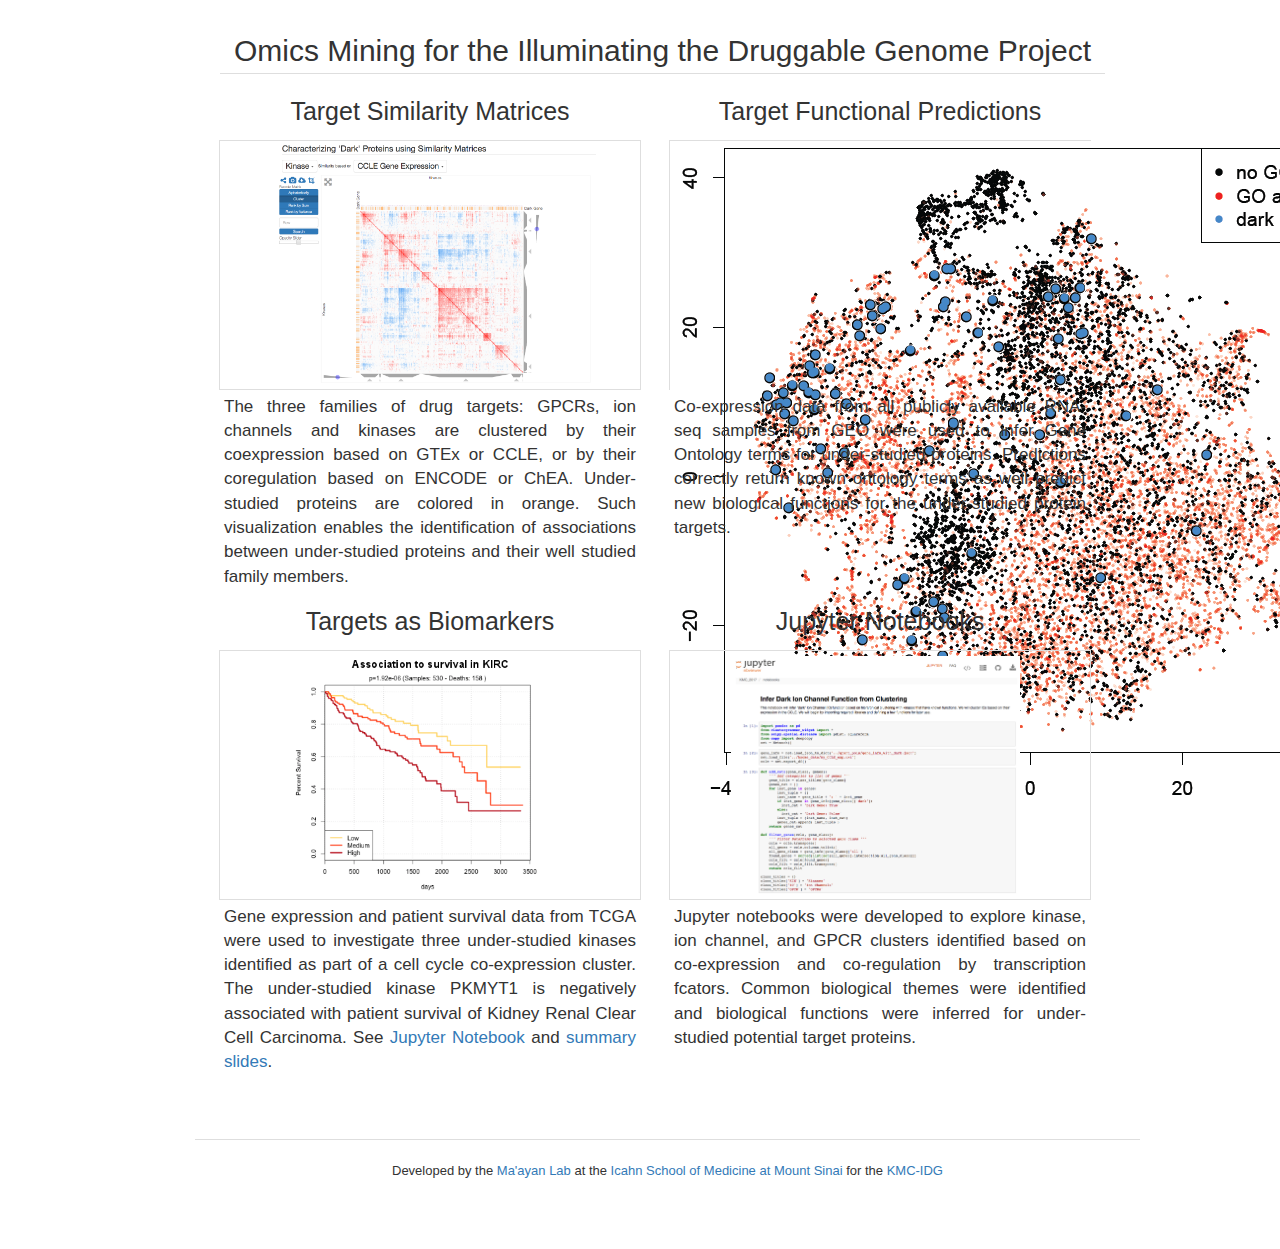
<file: index.html>
<!DOCTYPE html>
<html lang="en">

<head>

    <meta charset="utf-8">
    <meta http-equiv="X-UA-Compatible" content="IE=edge">
    <meta name="viewport" content="width=device-width, initial-scale=1">
    <meta name="description" content="">
    <meta name="author" content="">

    <title>Omics Mining IDG</title>
    <link href="lib/css/bootstrap.css" rel="stylesheet">
    <link rel="stylesheet" href="css/custom_index.css">


</head>

<body ">

  <!-- Wrap all page content here -->
  <div id="wrap">

    <!-- main container - required -->
    <div id='main_container'>

      <!-- start example row -->
      <div id='homepage_examples'>

        <div class='container'>

          <div class='row'>
            <p id='example_title'>Omics Mining for the Illuminating the Druggable Genome Project</p>
          </div>

          <div class='row' >

              <div class='col-xs-6 example_col'>
                <p class='example_single_title'>Target Similarity Matrices</p>
                <a href='similarity_matrices.html'>
                  <div class='example_image_container'>
                    <img id='app_screenshot' src="img/app_screenshot.png">
                  </div>
                </a>
                <p class='example_single_description'>The three families of drug targets: GPCRs, ion channels and kinases are clustered by their coexpression based on GTEx or CCLE, or by their coregulation based on ENCODE or ChEA. Under-studied proteins are colored in orange. Such visualization enables the identification of associations between under-studied proteins and their well studied family members.</p>
              </div>


            <div class='col-xs-6 example_col'>
              <p class='example_single_title'>Target Functional Predictions</p>
              <a href='functional_predictions/gopredict.html'>
                <div class='example_image_container'>
                    <img id='alex_image' src="img/figure-from-alex-for-landing-page.png" >
                </div>
              </a>
              <p class='example_single_description'>Co-expression data from all publicly available RNA-seq samples from GEO were used to infer Gene Ontology terms for under-studied proteins. Predictions correctly return known ontology terms as well predict new biological functions for the under-studied protein targets.</p>
            </div>

        </div>

        </div>

        <div class='container'>

          <div class='row' >

            <div class='col-xs-6 example_col'>
              <p class='example_single_title'>Targets as Biomarkers</p>

              <a href='https://drive.google.com/file/d/0B46LT_Hxo_TtdE1OeUpoTFhiTkk/view'>
                <div class='example_image_container'>
                  <img class='TCGA' id='' src="img/TCGA_analysis.png" >
                </div>
              </a>

              <p class='example_single_description'>Gene expression and patient survival data from TCGA were used to investigate three under-studied kinases identified as part of a cell cycle co-expression cluster. The under-studied kinase PKMYT1 is negatively associated with patient survival of Kidney Renal Clear Cell Carcinoma. See <a href="http://nbviewer.jupyter.org/github/MaayanLab/KMC_2017/blob/master/notebooks/TCGA_analysis.ipynb">Jupyter Notebook</a> and <a href="https://drive.google.com/file/d/0B46LT_Hxo_TtdE1OeUpoTFhiTkk/view" target=_blank>summary slides</a>.
            </div>

            <div class='col-xs-6 example_col'>
              <p class='example_single_title'>Jupyter Notebooks</p>
              <a href='jupyter_notebooks.html'>
                <div class='example_image_container'>
                  <img id='notebook_image' src="img/new_notebook_image.png">
                </div>
              </a>
              <p class='example_single_description'>Jupyter notebooks were developed to explore kinase, ion channel, and GPCR clusters identified based on co-expression and co-regulation by transcription fcators. Common biological themes were identified and biological functions were inferred for under-studied potential target proteins.</p>
            </div>


          </div>

        </div>

    </div>

  <div id='footer'>
    <div class="row" >
      <div id='footer_text_container' class="col-xs-12 footer_section">
        <div class=" footer_text">Developed by the <a class='blue_links' target="_blank"  href="http://icahn.mssm.edu/research/labs/maayan-laboratory">Ma'ayan Lab</a> at the <a class='blue_links' target="_blank"   href="http://icahn.mssm.edu/">Icahn School of Medicine at Mount Sinai</a>  for the <a target="_blank" href="http://commonfund.nih.gov/idg/overview">KMC-IDG</a>  </div>

      </div>
    </div>
  </div>


  </div>

</body>
</file>
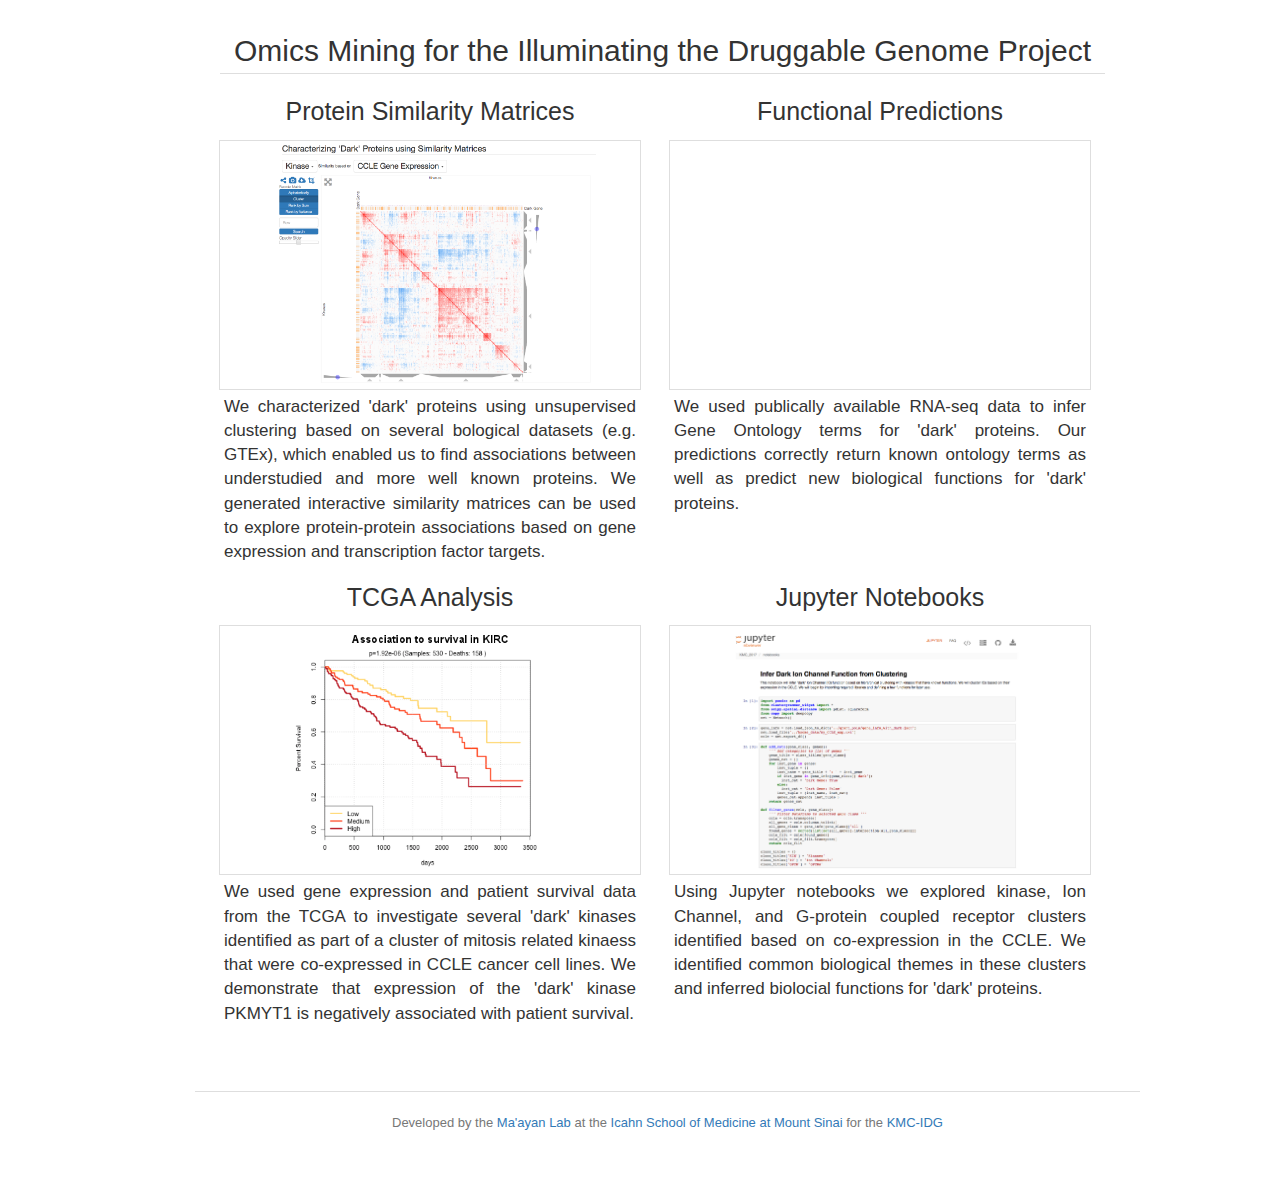
<file: landing_page.html>
<!DOCTYPE html>
<html lang="en">

<head>

    <meta charset="utf-8">
    <meta http-equiv="X-UA-Compatible" content="IE=edge">
    <meta name="viewport" content="width=device-width, initial-scale=1">
    <meta name="description" content="">
    <meta name="author" content="">

    <title>Omics Mining IDG</title>
    <link href="lib/css/bootstrap.css" rel="stylesheet">
    <link rel="stylesheet" href="css/custom_index.css">


</head>

<body ">

  <!-- Wrap all page content here -->
  <div id="wrap">

    <!-- main container - required -->
    <div id='main_container'>

      <!-- start example row -->
      <div id='homepage_examples'>

        <div class='container'>

          <div class='row'>
            <p id='example_title'>Omics Mining for the Illuminating the Druggable Genome Project</p>
          </div>

          <div class='row' >

              <div class='col-xs-6 example_col'>
                <p class='example_single_title'>Protein Similarity Matrices</p>
                <a href='https://maayanlab.github.io/KMC_2017-dev' target='_blank'>
                  <div class='example_image_container'>
                    <img id='app_screenshot' src="img/app_screenshot.png">
                  </div>
                </a>
                <p class='example_single_description'>We characterized 'dark' proteins using unsupervised clustering based on several bological datasets (e.g. GTEx), which enabled us to find associations between understudied and more well known proteins. We generated interactive similarity matrices can be used to explore protein-protein associations based on gene expression and transcription factor targets.</p>
              </div>




            <div class='col-xs-6 example_col'>
              <p class='example_single_title'>Functional Predictions</p>
              <!-- <a href='#' target='_blank' > -->
                <div class='example_image_container'>
                    <!-- <img id='CCLE_image' src="static/img/GEN3VA_no_sidebar_small.png" > -->
                </div>
              <!-- </a> -->
              <p class='example_single_description'>We used publically available RNA-seq data to infer Gene Ontology terms for 'dark' proteins. Our predictions correctly return known ontology terms as well as predict new biological functions for 'dark' proteins. </p>
            </div>

        </div>

        </div>

        <div class='container'>

          <div class='row' >

              <div class='col-xs-6 example_col'>
                <p class='example_single_title'>TCGA Analysis</p>

                <a href='https://drive.google.com/file/d/0B46LT_Hxo_TtdE1OeUpoTFhiTkk/view' target='_blank'>
                  <div class='example_image_container'>
                    <img class='TCGA' id='' src="img/TCGA_analysis.png" >
                  </div>
                </a>

                <p class='example_single_description'>We used gene expression and patient survival data from the TCGA to investigate several 'dark' kinases identified as part of a cluster of mitosis related kinaess that were co-expressed in CCLE cancer cell lines. We demonstrate that expression of the 'dark' kinase PKMYT1 is negatively associated with patient survival.</p>
              </div>

            <div class='col-xs-6 example_col'>
              <p class='example_single_title'>Jupyter Notebooks</p>
              <a href='https://maayanlab.github.io/KMC_2017-dev/#notebooks' >
                <div class='example_image_container'>
                  <img id='notebook_image' src="img/new_notebook_image.png">
                </div>
              </a>
              <p class='example_single_description'>Using Jupyter notebooks we explored kinase, Ion Channel, and G-protein coupled receptor clusters identified based on co-expression in the CCLE. We identified common biological themes in these clusters and inferred biolocial functions for 'dark' proteins.</p>
            </div>




          </div>

        </div>

    </div>

<div id='footer'>
    <div class="row" >
      <div id='footer_text_container' class="col-xs-12 footer_section">
        <div class="text-muted footer_text">Developed by the <a class='blue_links' target="_blank"  href="http://icahn.mssm.edu/research/labs/maayan-laboratory">Ma'ayan Lab</a> at the <a class='blue_links' target="_blank"   href="http://icahn.mssm.edu/">Icahn School of Medicine at Mount Sinai</a>  for the <a target="_blank" href="http://commonfund.nih.gov/idg/overview">KMC-IDG</a>  </div>

      </div>
    </div>
  </div>


  </div>

</body>
</file>
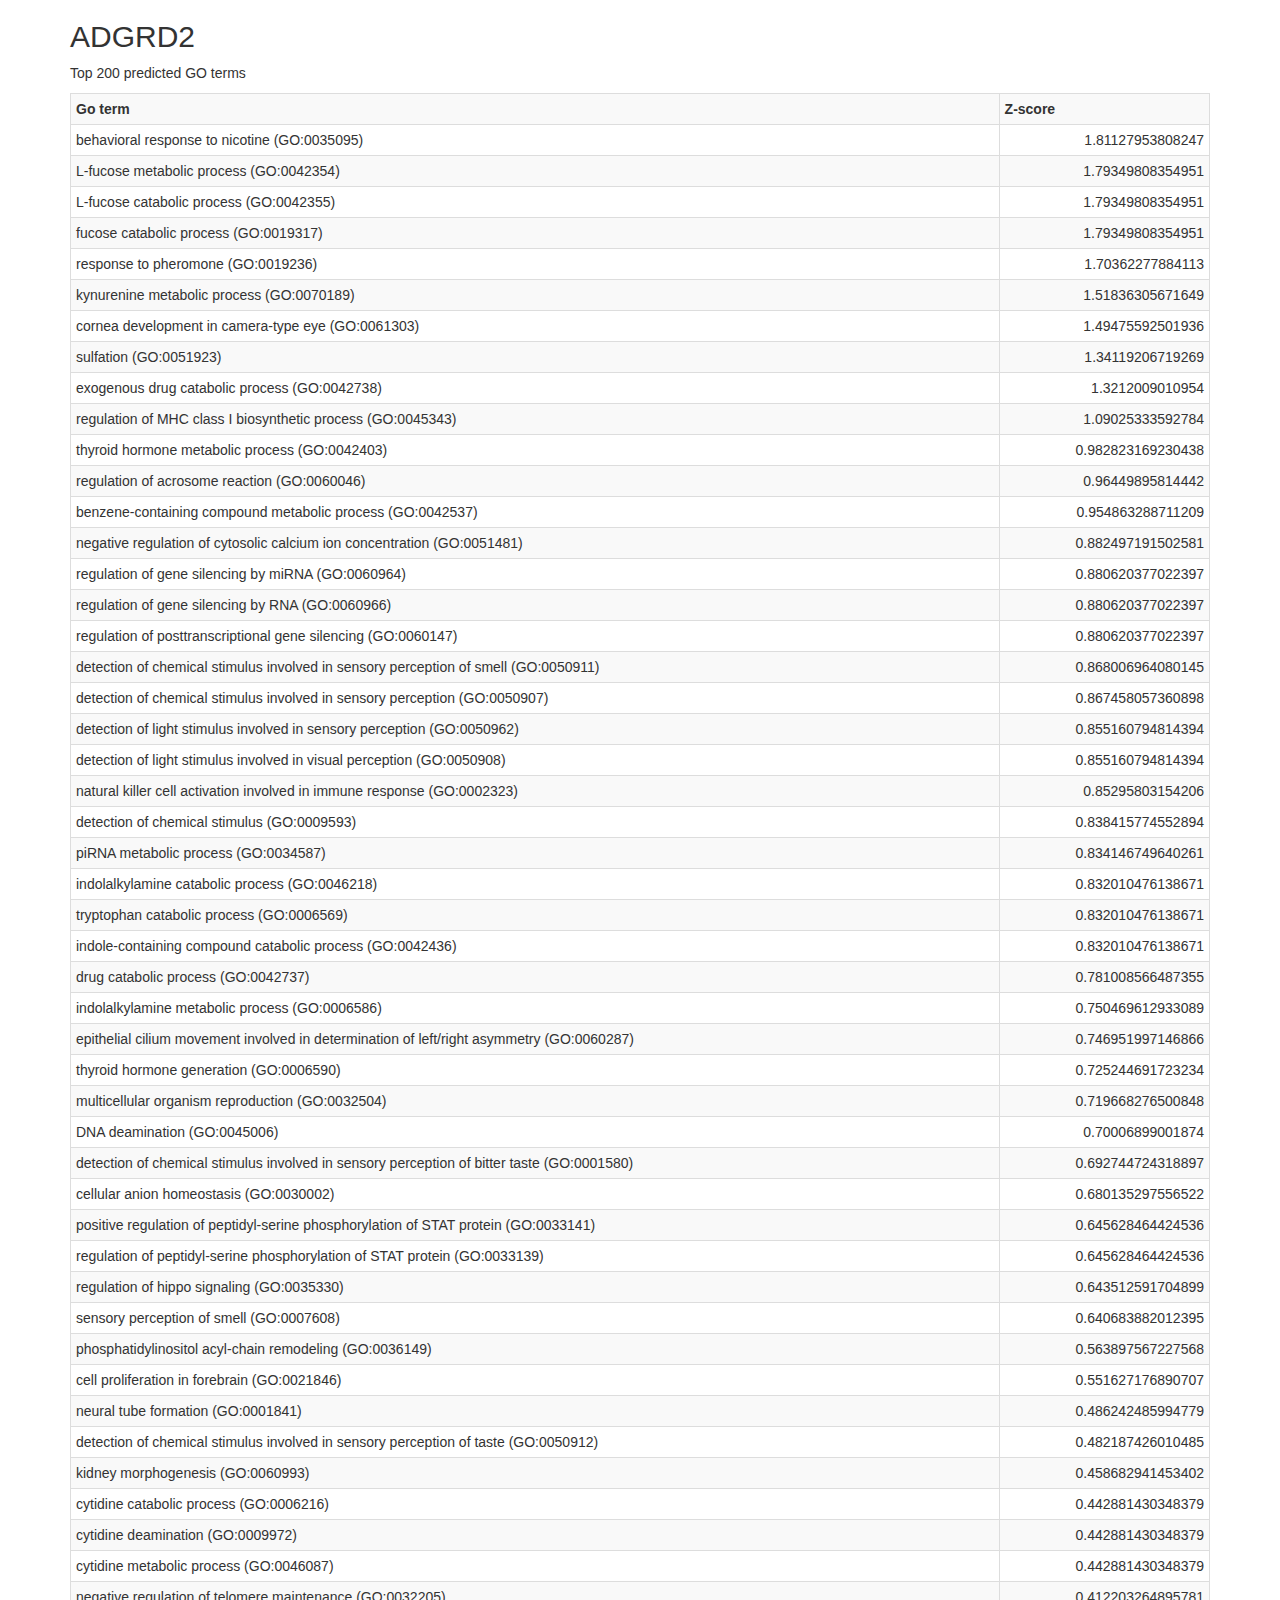
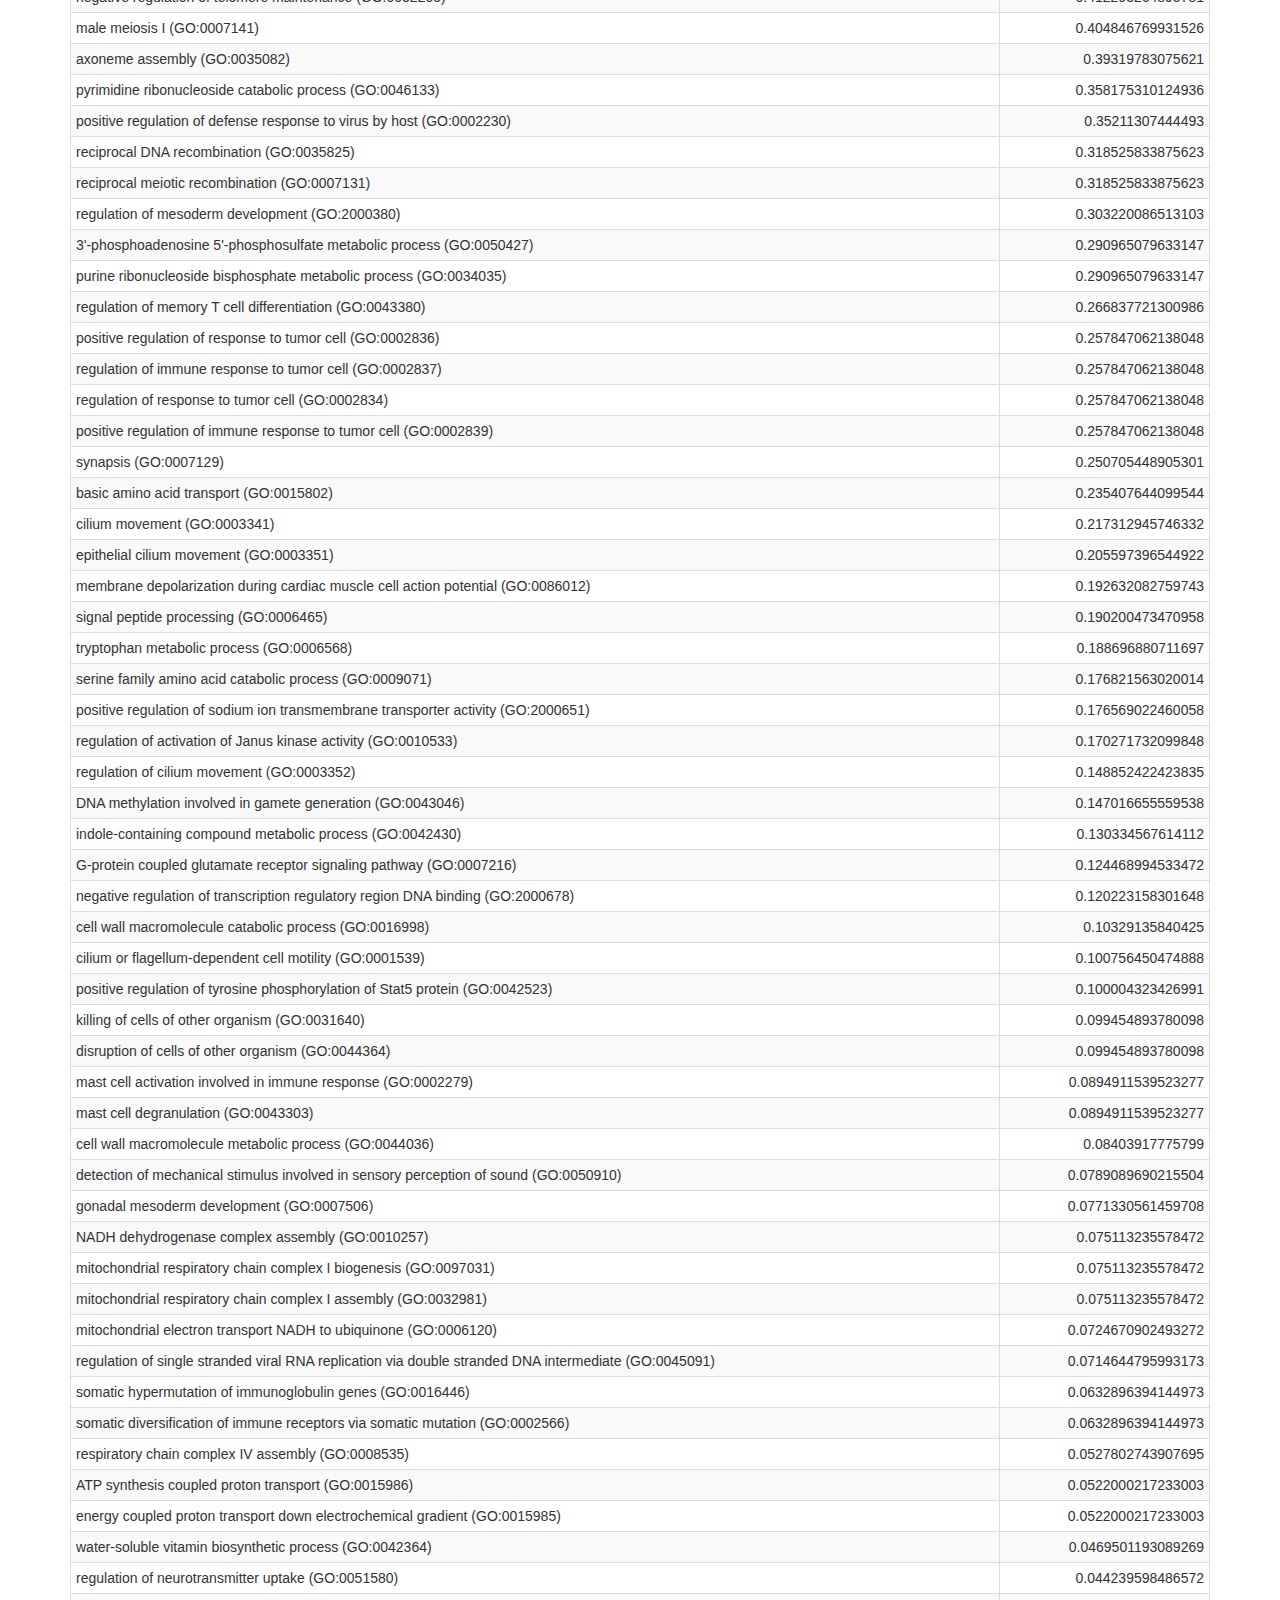
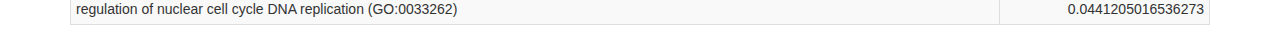
<file: functional_predictions/ADGRD2.html>
<!DOCTYPE html>
<html>
<head>
  <meta name="viewport" content="width=device-width, initial-scale=1">
  <link rel="stylesheet" href="https://maxcdn.bootstrapcdn.com/bootstrap/3.3.7/css/bootstrap.min.css">
  <script src="https://ajax.googleapis.com/ajax/libs/jquery/3.1.1/jquery.min.js"></script>
  <script src="https://maxcdn.bootstrapcdn.com/bootstrap/3.3.7/js/bootstrap.min.js"></script>
</head>
<body>

<div class="container">
  <h2>ADGRD2</h2>
  <p>Top 200 predicted GO terms</p>

<table class="table table-bordered table-hover table-condensed table-striped">
<tbody>
<tr><th>Go term</th><th>Z-score</th></tr>
<tr>
<td>behavioral response to nicotine (GO:0035095)</td>
<td align="right">1.81127953808247</td>
</tr>
<tr>
<td>L-fucose metabolic process (GO:0042354)</td>
<td align="right">1.79349808354951</td>
</tr>
<tr>
<td>L-fucose catabolic process (GO:0042355)</td>
<td align="right">1.79349808354951</td>
</tr>
<tr>
<td>fucose catabolic process (GO:0019317)</td>
<td align="right">1.79349808354951</td>
</tr>
<tr>
<td>response to pheromone (GO:0019236)</td>
<td align="right">1.70362277884113</td>
</tr>
<tr>
<td>kynurenine metabolic process (GO:0070189)</td>
<td align="right">1.51836305671649</td>
</tr>
<tr>
<td>cornea development in camera-type eye (GO:0061303)</td>
<td align="right">1.49475592501936</td>
</tr>
<tr>
<td>sulfation (GO:0051923)</td>
<td align="right">1.34119206719269</td>
</tr>
<tr>
<td>exogenous drug catabolic process (GO:0042738)</td>
<td align="right">1.3212009010954</td>
</tr>
<tr>
<td>regulation of MHC class I biosynthetic process (GO:0045343)</td>
<td align="right">1.09025333592784</td>
</tr>
<tr>
<td>thyroid hormone metabolic process (GO:0042403)</td>
<td align="right">0.982823169230438</td>
</tr>
<tr>
<td>regulation of acrosome reaction (GO:0060046)</td>
<td align="right">0.96449895814442</td>
</tr>
<tr>
<td>benzene-containing compound metabolic process (GO:0042537)</td>
<td align="right">0.954863288711209</td>
</tr>
<tr>
<td>negative regulation of cytosolic calcium ion concentration (GO:0051481)</td>
<td align="right">0.882497191502581</td>
</tr>
<tr>
<td>regulation of gene silencing by miRNA (GO:0060964)</td>
<td align="right">0.880620377022397</td>
</tr>
<tr>
<td>regulation of gene silencing by RNA (GO:0060966)</td>
<td align="right">0.880620377022397</td>
</tr>
<tr>
<td>regulation of posttranscriptional gene silencing (GO:0060147)</td>
<td align="right">0.880620377022397</td>
</tr>
<tr>
<td>detection of chemical stimulus involved in sensory perception of smell (GO:0050911)</td>
<td align="right">0.868006964080145</td>
</tr>
<tr>
<td>detection of chemical stimulus involved in sensory perception (GO:0050907)</td>
<td align="right">0.867458057360898</td>
</tr>
<tr>
<td>detection of light stimulus involved in sensory perception (GO:0050962)</td>
<td align="right">0.855160794814394</td>
</tr>
<tr>
<td>detection of light stimulus involved in visual perception (GO:0050908)</td>
<td align="right">0.855160794814394</td>
</tr>
<tr>
<td>natural killer cell activation involved in immune response (GO:0002323)</td>
<td align="right">0.85295803154206</td>
</tr>
<tr>
<td>detection of chemical stimulus (GO:0009593)</td>
<td align="right">0.838415774552894</td>
</tr>
<tr>
<td>piRNA metabolic process (GO:0034587)</td>
<td align="right">0.834146749640261</td>
</tr>
<tr>
<td>indolalkylamine catabolic process (GO:0046218)</td>
<td align="right">0.832010476138671</td>
</tr>
<tr>
<td>tryptophan catabolic process (GO:0006569)</td>
<td align="right">0.832010476138671</td>
</tr>
<tr>
<td>indole-containing compound catabolic process (GO:0042436)</td>
<td align="right">0.832010476138671</td>
</tr>
<tr>
<td>drug catabolic process (GO:0042737)</td>
<td align="right">0.781008566487355</td>
</tr>
<tr>
<td>indolalkylamine metabolic process (GO:0006586)</td>
<td align="right">0.750469612933089</td>
</tr>
<tr>
<td>epithelial cilium movement involved in determination of left/right asymmetry (GO:0060287)</td>
<td align="right">0.746951997146866</td>
</tr>
<tr>
<td>thyroid hormone generation (GO:0006590)</td>
<td align="right">0.725244691723234</td>
</tr>
<tr>
<td>multicellular organism reproduction (GO:0032504)</td>
<td align="right">0.719668276500848</td>
</tr>
<tr>
<td>DNA deamination (GO:0045006)</td>
<td align="right">0.70006899001874</td>
</tr>
<tr>
<td>detection of chemical stimulus involved in sensory perception of bitter taste (GO:0001580)</td>
<td align="right">0.692744724318897</td>
</tr>
<tr>
<td>cellular anion homeostasis (GO:0030002)</td>
<td align="right">0.680135297556522</td>
</tr>
<tr>
<td>positive regulation of peptidyl-serine phosphorylation of STAT protein (GO:0033141)</td>
<td align="right">0.645628464424536</td>
</tr>
<tr>
<td>regulation of peptidyl-serine phosphorylation of STAT protein (GO:0033139)</td>
<td align="right">0.645628464424536</td>
</tr>
<tr>
<td>regulation of hippo signaling (GO:0035330)</td>
<td align="right">0.643512591704899</td>
</tr>
<tr>
<td>sensory perception of smell (GO:0007608)</td>
<td align="right">0.640683882012395</td>
</tr>
<tr>
<td>phosphatidylinositol acyl-chain remodeling (GO:0036149)</td>
<td align="right">0.563897567227568</td>
</tr>
<tr>
<td>cell proliferation in forebrain (GO:0021846)</td>
<td align="right">0.551627176890707</td>
</tr>
<tr>
<td>neural tube formation (GO:0001841)</td>
<td align="right">0.486242485994779</td>
</tr>
<tr>
<td>detection of chemical stimulus involved in sensory perception of taste (GO:0050912)</td>
<td align="right">0.482187426010485</td>
</tr>
<tr>
<td>kidney morphogenesis (GO:0060993)</td>
<td align="right">0.458682941453402</td>
</tr>
<tr>
<td>cytidine catabolic process (GO:0006216)</td>
<td align="right">0.442881430348379</td>
</tr>
<tr>
<td>cytidine deamination (GO:0009972)</td>
<td align="right">0.442881430348379</td>
</tr>
<tr>
<td>cytidine metabolic process (GO:0046087)</td>
<td align="right">0.442881430348379</td>
</tr>
<tr>
<td>negative regulation of telomere maintenance (GO:0032205)</td>
<td align="right">0.412203264895781</td>
</tr>
<tr>
<td>male meiosis I (GO:0007141)</td>
<td align="right">0.404846769931526</td>
</tr>
<tr>
<td>axoneme assembly (GO:0035082)</td>
<td align="right">0.39319783075621</td>
</tr>
<tr>
<td>pyrimidine ribonucleoside catabolic process (GO:0046133)</td>
<td align="right">0.358175310124936</td>
</tr>
<tr>
<td>positive regulation of defense response to virus by host (GO:0002230)</td>
<td align="right">0.35211307444493</td>
</tr>
<tr>
<td>reciprocal DNA recombination (GO:0035825)</td>
<td align="right">0.318525833875623</td>
</tr>
<tr>
<td>reciprocal meiotic recombination (GO:0007131)</td>
<td align="right">0.318525833875623</td>
</tr>
<tr>
<td>regulation of mesoderm development (GO:2000380)</td>
<td align="right">0.303220086513103</td>
</tr>
<tr>
<td>3&#39;-phosphoadenosine 5&#39;-phosphosulfate metabolic process (GO:0050427)</td>
<td align="right">0.290965079633147</td>
</tr>
<tr>
<td>purine ribonucleoside bisphosphate metabolic process (GO:0034035)</td>
<td align="right">0.290965079633147</td>
</tr>
<tr>
<td>regulation of memory T cell differentiation (GO:0043380)</td>
<td align="right">0.266837721300986</td>
</tr>
<tr>
<td>positive regulation of response to tumor cell (GO:0002836)</td>
<td align="right">0.257847062138048</td>
</tr>
<tr>
<td>regulation of immune response to tumor cell (GO:0002837)</td>
<td align="right">0.257847062138048</td>
</tr>
<tr>
<td>regulation of response to tumor cell (GO:0002834)</td>
<td align="right">0.257847062138048</td>
</tr>
<tr>
<td>positive regulation of immune response to tumor cell (GO:0002839)</td>
<td align="right">0.257847062138048</td>
</tr>
<tr>
<td>synapsis (GO:0007129)</td>
<td align="right">0.250705448905301</td>
</tr>
<tr>
<td>basic amino acid transport (GO:0015802)</td>
<td align="right">0.235407644099544</td>
</tr>
<tr>
<td>cilium movement (GO:0003341)</td>
<td align="right">0.217312945746332</td>
</tr>
<tr>
<td>epithelial cilium movement (GO:0003351)</td>
<td align="right">0.205597396544922</td>
</tr>
<tr>
<td>membrane depolarization during cardiac muscle cell action potential (GO:0086012)</td>
<td align="right">0.192632082759743</td>
</tr>
<tr>
<td>signal peptide processing (GO:0006465)</td>
<td align="right">0.190200473470958</td>
</tr>
<tr>
<td>tryptophan metabolic process (GO:0006568)</td>
<td align="right">0.188696880711697</td>
</tr>
<tr>
<td>serine family amino acid catabolic process (GO:0009071)</td>
<td align="right">0.176821563020014</td>
</tr>
<tr>
<td>positive regulation of sodium ion transmembrane transporter activity (GO:2000651)</td>
<td align="right">0.176569022460058</td>
</tr>
<tr>
<td>regulation of activation of Janus kinase activity (GO:0010533)</td>
<td align="right">0.170271732099848</td>
</tr>
<tr>
<td>regulation of cilium movement (GO:0003352)</td>
<td align="right">0.148852422423835</td>
</tr>
<tr>
<td>DNA methylation involved in gamete generation (GO:0043046)</td>
<td align="right">0.147016655559538</td>
</tr>
<tr>
<td>indole-containing compound metabolic process (GO:0042430)</td>
<td align="right">0.130334567614112</td>
</tr>
<tr>
<td>G-protein coupled glutamate receptor signaling pathway (GO:0007216)</td>
<td align="right">0.124468994533472</td>
</tr>
<tr>
<td>negative regulation of transcription regulatory region DNA binding (GO:2000678)</td>
<td align="right">0.120223158301648</td>
</tr>
<tr>
<td>cell wall macromolecule catabolic process (GO:0016998)</td>
<td align="right">0.10329135840425</td>
</tr>
<tr>
<td>cilium or flagellum-dependent cell motility (GO:0001539)</td>
<td align="right">0.100756450474888</td>
</tr>
<tr>
<td>positive regulation of tyrosine phosphorylation of Stat5 protein (GO:0042523)</td>
<td align="right">0.100004323426991</td>
</tr>
<tr>
<td>killing of cells of other organism (GO:0031640)</td>
<td align="right">0.099454893780098</td>
</tr>
<tr>
<td>disruption of cells of other organism (GO:0044364)</td>
<td align="right">0.099454893780098</td>
</tr>
<tr>
<td>mast cell activation involved in immune response (GO:0002279)</td>
<td align="right">0.0894911539523277</td>
</tr>
<tr>
<td>mast cell degranulation (GO:0043303)</td>
<td align="right">0.0894911539523277</td>
</tr>
<tr>
<td>cell wall macromolecule metabolic process (GO:0044036)</td>
<td align="right">0.08403917775799</td>
</tr>
<tr>
<td>detection of mechanical stimulus involved in sensory perception of sound (GO:0050910)</td>
<td align="right">0.0789089690215504</td>
</tr>
<tr>
<td>gonadal mesoderm development (GO:0007506)</td>
<td align="right">0.0771330561459708</td>
</tr>
<tr>
<td>NADH dehydrogenase complex assembly (GO:0010257)</td>
<td align="right">0.075113235578472</td>
</tr>
<tr>
<td>mitochondrial respiratory chain complex I biogenesis (GO:0097031)</td>
<td align="right">0.075113235578472</td>
</tr>
<tr>
<td>mitochondrial respiratory chain complex I assembly (GO:0032981)</td>
<td align="right">0.075113235578472</td>
</tr>
<tr>
<td>mitochondrial electron transport NADH to ubiquinone (GO:0006120)</td>
<td align="right">0.0724670902493272</td>
</tr>
<tr>
<td>regulation of single stranded viral RNA replication via double stranded DNA intermediate (GO:0045091)</td>
<td align="right">0.0714644795993173</td>
</tr>
<tr>
<td>somatic hypermutation of immunoglobulin genes (GO:0016446)</td>
<td align="right">0.0632896394144973</td>
</tr>
<tr>
<td>somatic diversification of immune receptors via somatic mutation (GO:0002566)</td>
<td align="right">0.0632896394144973</td>
</tr>
<tr>
<td>respiratory chain complex IV assembly (GO:0008535)</td>
<td align="right">0.0527802743907695</td>
</tr>
<tr>
<td>ATP synthesis coupled proton transport (GO:0015986)</td>
<td align="right">0.0522000217233003</td>
</tr>
<tr>
<td>energy coupled proton transport down electrochemical gradient (GO:0015985)</td>
<td align="right">0.0522000217233003</td>
</tr>
<tr>
<td>water-soluble vitamin biosynthetic process (GO:0042364)</td>
<td align="right">0.0469501193089269</td>
</tr>
<tr>
<td>regulation of neurotransmitter uptake (GO:0051580)</td>
<td align="right">0.044239598486572</td>
</tr>
<tr>
<td>regulation of nuclear cell cycle DNA replication (GO:0033262)</td>
<td align="right">0.0441205016536273</td>
</tr>
</tbody></table>
</file>
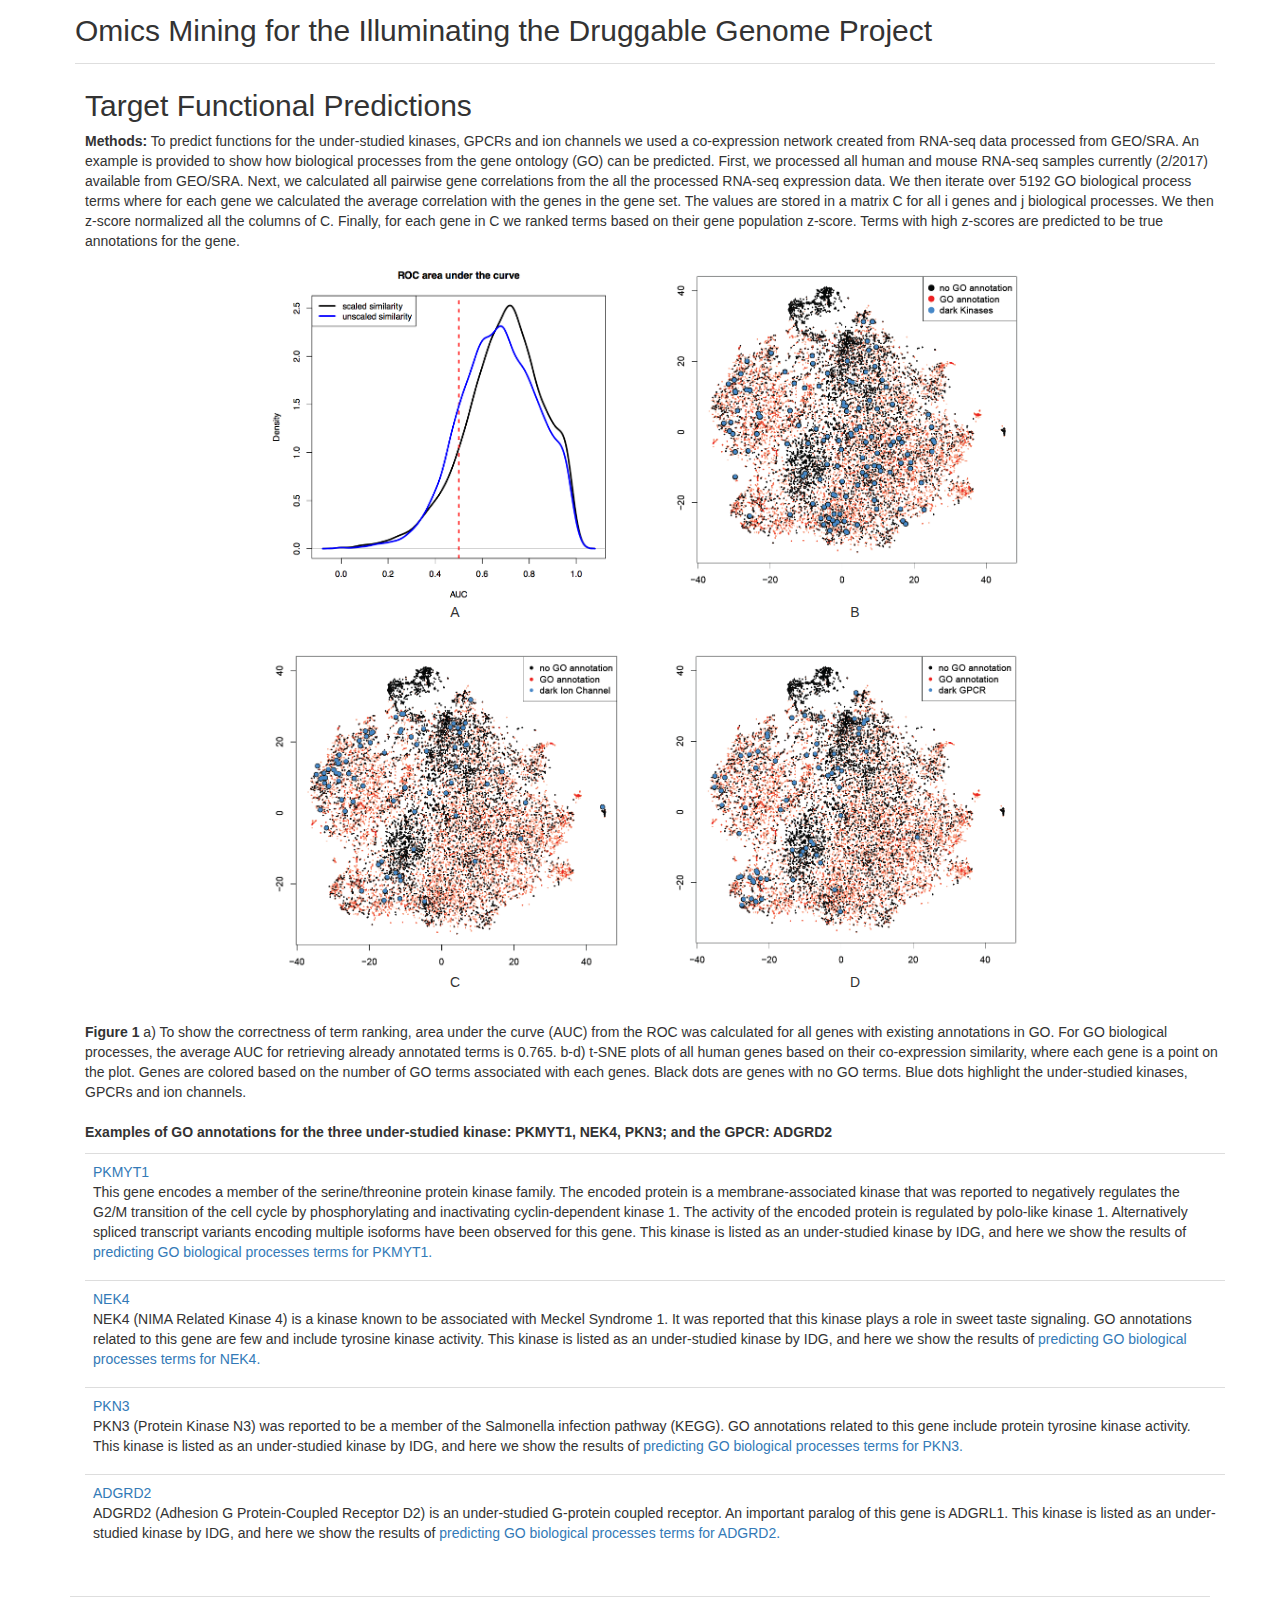
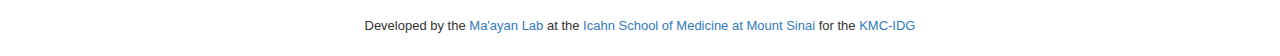
<file: functional_predictions/gopredict.html>
<!DOCTYPE html>
<html>
<head>
  <meta name="viewport" content="width=device-width, initial-scale=1">
  <link rel="stylesheet" href="https://maxcdn.bootstrapcdn.com/bootstrap/3.3.7/css/bootstrap.min.css">
  <link rel="stylesheet" type="text/css" href="../css/custom.css">
  <script src="https://ajax.googleapis.com/ajax/libs/jquery/3.1.1/jquery.min.js"></script>
  <script src="https://maxcdn.bootstrapcdn.com/bootstrap/3.3.7/js/bootstrap.min.js"></script>

    <style type="text/css">

      /* Sticky footer styles
      -------------------------------------------------- */
      html, body {
        max-width: 100%;
        overflow-x:hidden;
      }

      /* Wrapper for page content to push down footer */
      /* Negative indent footer by its height */
      /* Pad bottom by footer height */
      #wrap {
        min-height: 100%;
        min-width: 800px;
      }

      /* Set the fixed height of the footer here */
      #footer {
        height: 60px;
        text-align: center;
        font-size: 13px;
        padding-left:10px;
        padding-right:10px;
        margin-top: 15px;
        padding-top: 10px;
        border-top: 1px solid #DEDEDE;
        font-weight: 300;
      }

      #footer_text_container{
        margin-top: 10px;
        margin-bottom: 0px;
        min-width: 950px;
      }

      .clustergrammer_container{
        width: 1140px;
        height: 750px;
        margin-bottom: 10px;
        overflow: hidden;
      }

      .viz_title{
        width: 100%;
        font-size: 30px;
        font-weight: 300;
        /*margin-left: -10px;*/
        margin-top: 10px;
        margin-bottom: 5px;
        border-bottom: 1px solid #DEDEDE;
      }

      .viz_description{
        font-size: 16px;
        font-weight: 300;
        margin-top: 10px;
        margin-left: 5px;
        margin-right: 20px;
        text-align: justify;
        margin-bottom: 30px;
      }

    </style>

</head>
<body>

  <div id="wrap" class='container'>

    <div class='row viz_title' id='clustergram_title' style='white-space: nowrap; margin-left: 5px;'>
      <p id='example_title'>Omics Mining for the Illuminating the Druggable Genome Project</p>
    </div>

    <div class="container">
      <h2 style='font-weight: 300;'>Target Functional Predictions</h2>
      <p class='example_single_description'><b>Methods:</b> To predict functions for the under-studied kinases, GPCRs and ion channels we used a co-expression network created from RNA-seq data processed from GEO/SRA. An example is provided to show how biological processes from the gene ontology (GO) can be predicted. First, we processed all human and mouse RNA-seq samples currently (2/2017) available from GEO/SRA. Next, we calculated all pairwise gene correlations from the all the processed RNA-seq expression data. We then iterate over 5192 GO biological process terms where for each gene we calculated the average correlation with the genes in the gene set. The values are stored in a matrix C for all i genes and j biological processes. We then z-score normalized all the columns of C. Finally, for each gene in C we ranked terms based on their gene population z-score. Terms with high z-scores are predicted to be true annotations for the gene.</p>

      <!-- Figure A, B -->
      
      <div class="container" style="width: 800px;">
        <div class="row">

          <div  class='col-xs-6 example_col'>
            <img src="roc_go.png" align="middle" style='width: 350px;'>
          </div>

          <div  class='col-xs-6 example_col'>
            <img src="figure-from-alex-kinases.png" align="middle" style='width: 350px; margin-top: 12px;'>
          </div>

        </div>
      </div>

      <div class="container" style="width: 800px; margin-bottom:30px;">
        <div class="row">
          <div  class='col-xs-6 example_col' style="text-align: center;">
            A
          </div>
          <div  class='col-xs-6 example_col' style="text-align: center;">
            B
          </div>
        </div>
      </div>

      <div class="container" style="width: 800px;">
        <div class="row">

          <div  class='col-xs-6 example_col'>
            <img src="figure-from-alex-ion-channels.png" align="middle" style='width: 350px;'>
          </div>

          <div  class='col-xs-6 example_col'>
            <img src="figure-from-alex-gpcrs.png" align="middle" style='width: 350px;'>
          </div>

        </div>
      </div>

      <div class="container" style="width: 800px; margin-bottom:30px;">
        <div class="row">
          <div  class='col-xs-6 example_col' style="text-align: center;">
            C
          </div>
          <div  class='col-xs-6 example_col' style="text-align: center;">
            D
          </div>
        </div>
      </div>

      <p style="margin-bottom: 20px;">
      <b>Figure 1</b> a) To show the correctness of term ranking, area under the curve (AUC) from the ROC was calculated for all genes with existing annotations in GO. For GO biological processes, the average AUC for retrieving already annotated terms is 0.765. b-d) t-SNE plots of all human genes based on their co-expression similarity, where each gene is a point on the plot. Genes are colored based on the number of GO terms associated with each genes. Black dots are genes with no GO terms. Blue dots highlight the under-studied kinases, GPCRs and ion channels.
      </p>


      <p><b>Examples of GO annotations for the three under-studied kinase: PKMYT1, NEK4, PKN3; and the GPCR: ADGRD2</b></p>
    <table class="table table-hover">
    <tbody>
    <tr><td><a href="PKMYT1.html">PKMYT1</a><p>
    This gene encodes a member of the serine/threonine protein kinase family. The encoded protein is a membrane-associated kinase that was reported to negatively regulates the G2/M transition of the cell cycle by phosphorylating and inactivating cyclin-dependent kinase 1. The activity of the encoded protein is regulated by polo-like kinase 1. Alternatively spliced transcript variants encoding multiple isoforms have been observed for this gene. This kinase is listed as an under-studied kinase by IDG, and here we show the results of <a href="PKMYT1.html">predicting GO biological processes terms for PKMYT1.</a></p>
      </td></tr>
      
      <tr><td><a href="NEK4.html">NEK4</a>
    <p>NEK4 (NIMA Related Kinase 4) is a kinase known to be associated with Meckel Syndrome 1. It was reported that this kinase plays a role in sweet taste signaling. GO annotations related to this gene are few and include tyrosine kinase activity. This kinase is listed as an under-studied kinase by IDG, and here we show the results of <a href="NEK4.html">predicting GO biological processes terms for NEK4.</a></p>
    </td></tr>
    <tr><td><a href="PKN3.html">PKN3</a>
    <p>PKN3 (Protein Kinase N3) was reported to be a member of the Salmonella infection pathway (KEGG). GO annotations related to this gene include protein tyrosine kinase activity. This kinase is listed as an under-studied kinase by IDG, and here we show the results of <a href="PKN3.html">predicting GO biological processes terms for PKN3.</a></p>
      </td></tr>
      <tr><td><a href="ADGRD2.html">ADGRD2</a>
    <p>ADGRD2 (Adhesion G Protein-Coupled Receptor D2) is an under-studied G-protein coupled receptor. An important paralog of this gene is ADGRL1. This kinase is listed as an under-studied kinase by IDG, and here we show the results of <a href="ADGRD2.html">predicting GO biological processes terms for ADGRD2.</a></p>
    </td></tr>
    </tbody>
    </table>

    </div>


    <div id='footer'>
      <div class="row" >
        <div id='footer_text_container' class="col-xs-12 footer_section">
          <div class=" footer_text">Developed by the <a class='blue_links' target="_blank"  href="http://icahn.mssm.edu/research/labs/maayan-laboratory">Ma'ayan Lab</a> at the <a class='blue_links' target="_blank"   href="http://icahn.mssm.edu/">Icahn School of Medicine at Mount Sinai</a>  for the <a target="_blank" href="http://commonfund.nih.gov/idg/overview">KMC-IDG</a>  </div>
        </div>
      </div>
    </div>

  </div>

</body>
</html>
</file>
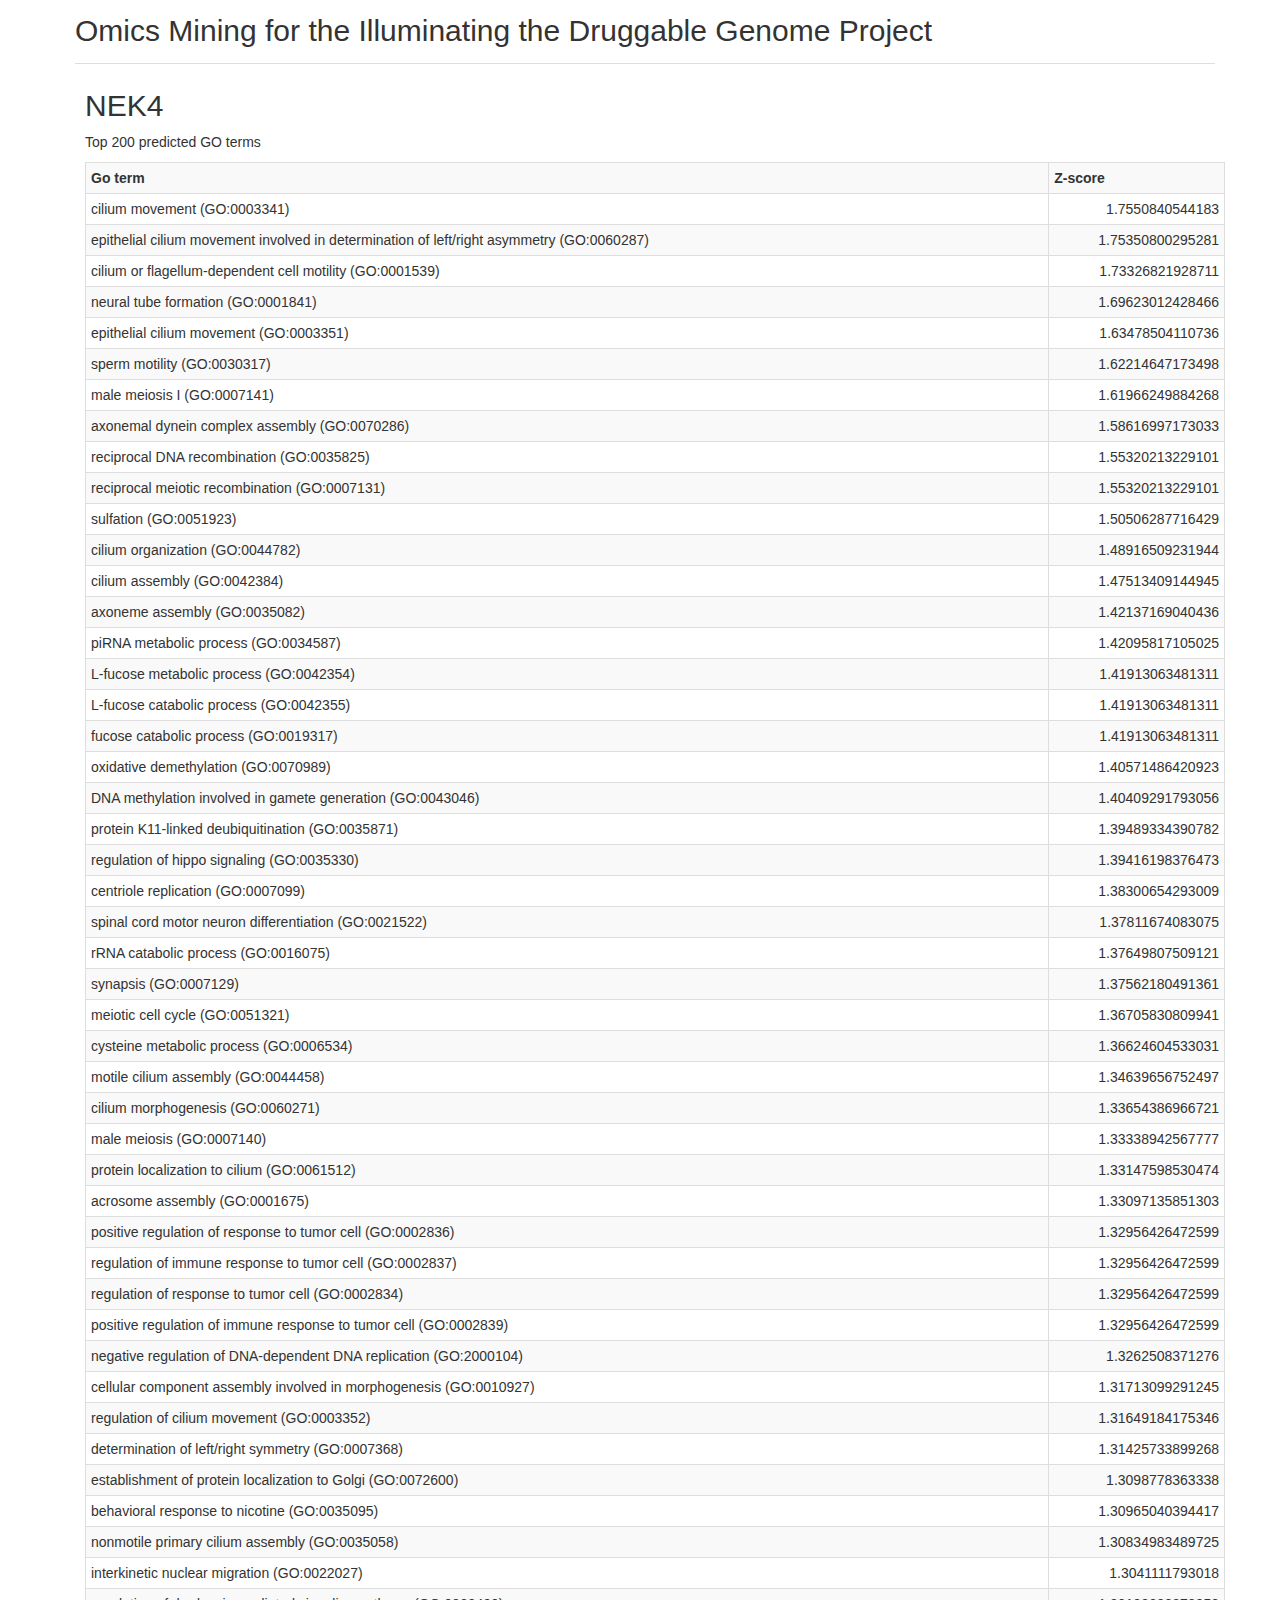
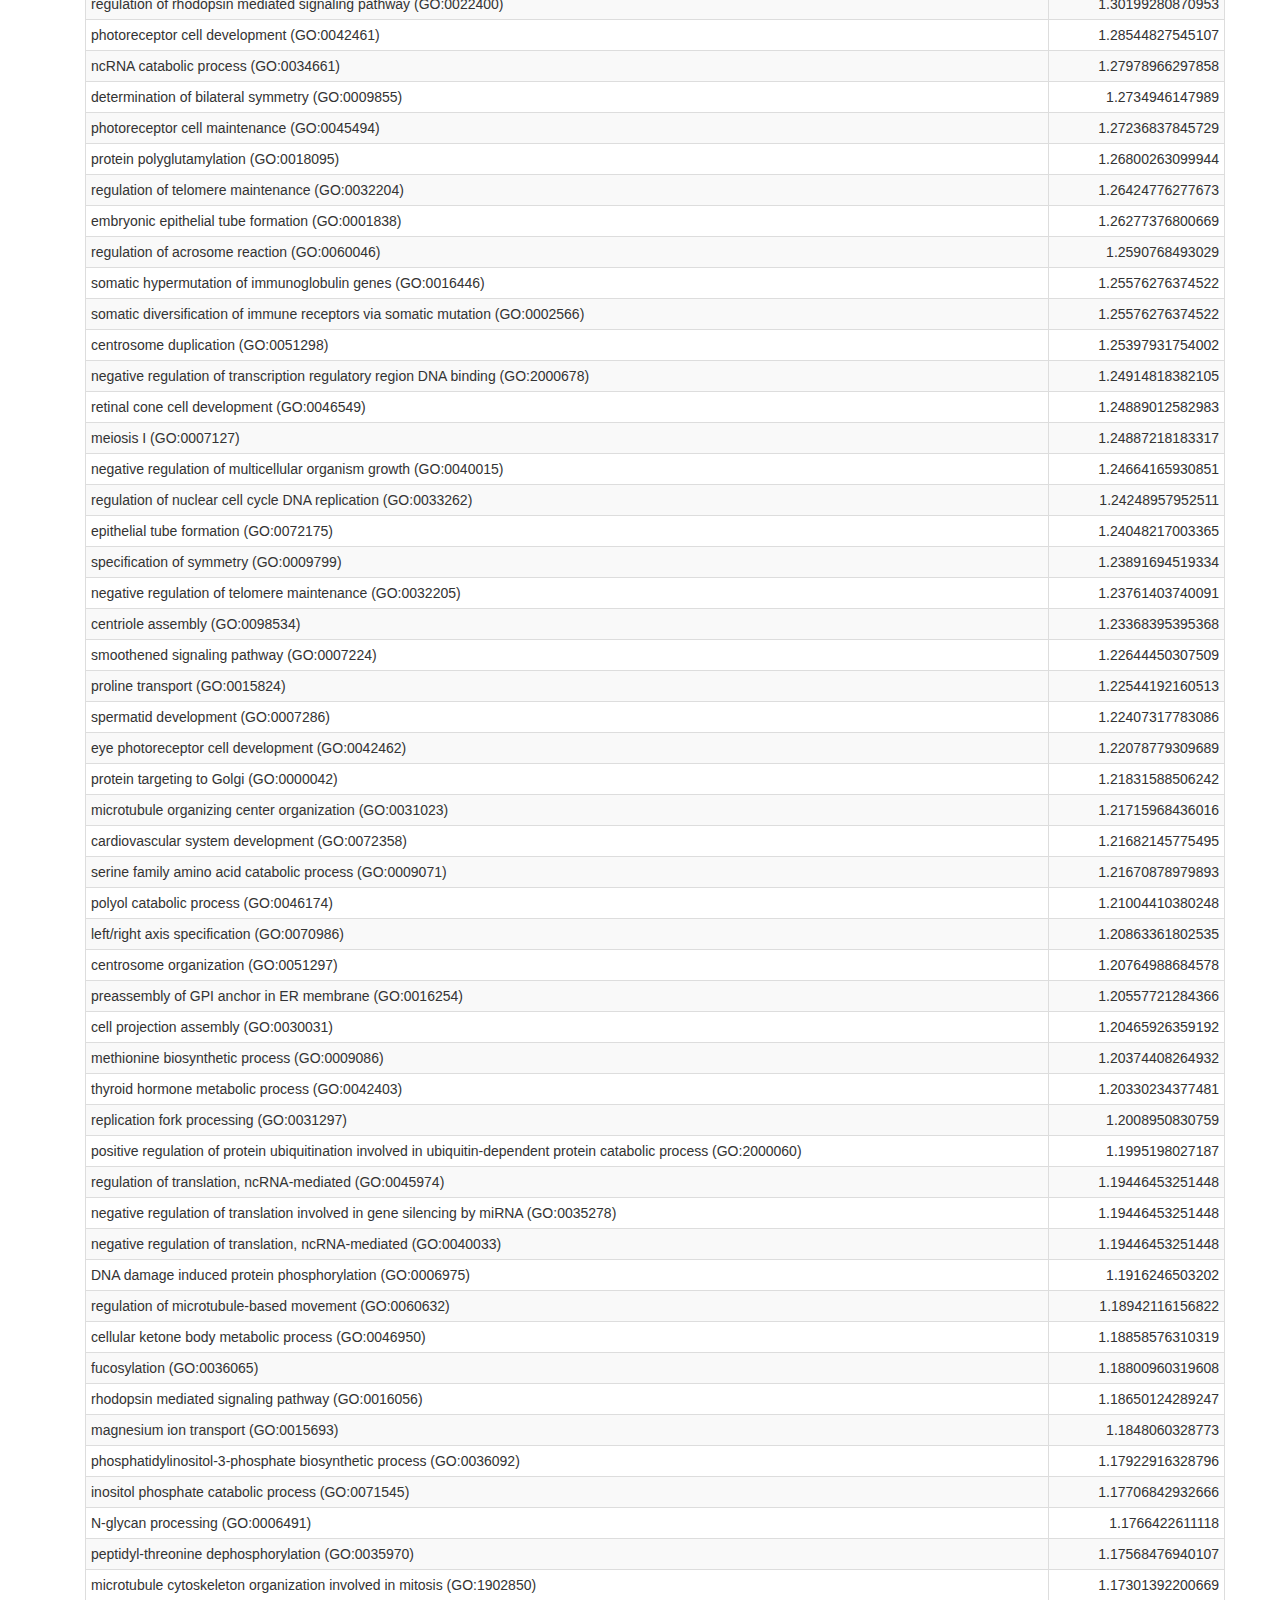
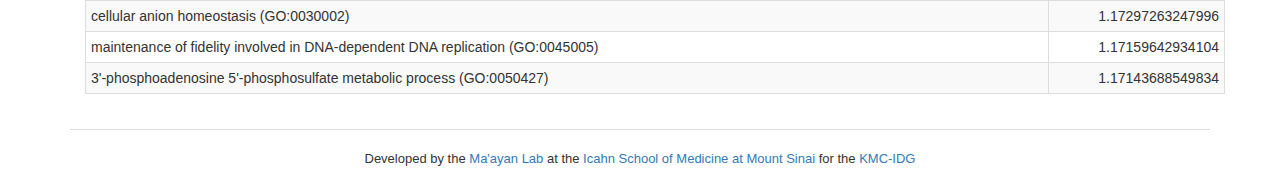
<file: functional_predictions/NEK4.html>
<!DOCTYPE html>
<html>
<head>
  <meta name="viewport" content="width=device-width, initial-scale=1">
  <link rel="stylesheet" href="https://maxcdn.bootstrapcdn.com/bootstrap/3.3.7/css/bootstrap.min.css">
  <script src="https://ajax.googleapis.com/ajax/libs/jquery/3.1.1/jquery.min.js"></script>
  <script src="https://maxcdn.bootstrapcdn.com/bootstrap/3.3.7/js/bootstrap.min.js"></script>


    <style type="text/css">

      /* Sticky footer styles
      -------------------------------------------------- */
      html, body {
        max-width: 100%;
        overflow-x:hidden;
      }

      /* Wrapper for page content to push down footer */
      /* Negative indent footer by its height */
      /* Pad bottom by footer height */
      #wrap {
        min-height: 100%;
        min-width: 800px;
      }

      /* Set the fixed height of the footer here */
      #footer {
        height: 60px;
        text-align: center;
        font-size: 13px;
        padding-left:10px;
        padding-right:10px;
        margin-top: 15px;
        padding-top: 10px;
        border-top: 1px solid #DEDEDE;
        font-weight: 300;
      }

      #footer_text_container{
        margin-top: 10px;
        margin-bottom: 0px;
        min-width: 950px;
      }

      .clustergrammer_container{
        width: 1140px;
        height: 750px;
        margin-bottom: 10px;
        overflow: hidden;
      }

      .viz_title{
        width: 100%;
        font-size: 30px;
        font-weight: 300;
        /*margin-left: -10px;*/
        margin-top: 10px;
        margin-bottom: 5px;
        border-bottom: 1px solid #DEDEDE;
      }

      .viz_description{
        font-size: 16px;
        font-weight: 300;
        margin-top: 10px;
        margin-left: 5px;
        margin-right: 20px;
        text-align: justify;
        margin-bottom: 30px;
      }

    </style>

</head>
<body>


  <div id="wrap" class='container'>

    <div class='row viz_title' id='clustergram_title' style='white-space: nowrap; margin-left: 5px;'>
      <p id='example_title'>Omics Mining for the Illuminating the Druggable Genome Project</p>
    </div>

    <div class="container">
      <h2>NEK4</h2>
      <p>Top 200 predicted GO terms</p>

    <table class="table table-bordered table-hover table-condensed table-striped">
    <tbody>
    <tr><th>Go term</th><th>Z-score</th></tr>

    <tr>
    <td>cilium movement (GO:0003341)</td>
    <td align="right">1.7550840544183</td>
    </tr>
    <tr>
    <td>epithelial cilium movement involved in determination of left/right asymmetry (GO:0060287)</td>
    <td align="right">1.75350800295281</td>
    </tr>
    <tr>
    <td>cilium or flagellum-dependent cell motility (GO:0001539)</td>
    <td align="right">1.73326821928711</td>
    </tr>
    <tr>
    <td>neural tube formation (GO:0001841)</td>
    <td align="right">1.69623012428466</td>
    </tr>
    <tr>
    <td>epithelial cilium movement (GO:0003351)</td>
    <td align="right">1.63478504110736</td>
    </tr>
    <tr>
    <td>sperm motility (GO:0030317)</td>
    <td align="right">1.62214647173498</td>
    </tr>
    <tr>
    <td>male meiosis I (GO:0007141)</td>
    <td align="right">1.61966249884268</td>
    </tr>
    <tr>
    <td>axonemal dynein complex assembly (GO:0070286)</td>
    <td align="right">1.58616997173033</td>
    </tr>
    <tr>
    <td>reciprocal DNA recombination (GO:0035825)</td>
    <td align="right">1.55320213229101</td>
    </tr>
    <tr>
    <td>reciprocal meiotic recombination (GO:0007131)</td>
    <td align="right">1.55320213229101</td>
    </tr>
    <tr>
    <td>sulfation (GO:0051923)</td>
    <td align="right">1.50506287716429</td>
    </tr>
    <tr>
    <td>cilium organization (GO:0044782)</td>
    <td align="right">1.48916509231944</td>
    </tr>
    <tr>
    <td>cilium assembly (GO:0042384)</td>
    <td align="right">1.47513409144945</td>
    </tr>
    <tr>
    <td>axoneme assembly (GO:0035082)</td>
    <td align="right">1.42137169040436</td>
    </tr>
    <tr>
    <td>piRNA metabolic process (GO:0034587)</td>
    <td align="right">1.42095817105025</td>
    </tr>
    <tr>
    <td>L-fucose metabolic process (GO:0042354)</td>
    <td align="right">1.41913063481311</td>
    </tr>
    <tr>
    <td>L-fucose catabolic process (GO:0042355)</td>
    <td align="right">1.41913063481311</td>
    </tr>
    <tr>
    <td>fucose catabolic process (GO:0019317)</td>
    <td align="right">1.41913063481311</td>
    </tr>
    <tr>
    <td>oxidative demethylation (GO:0070989)</td>
    <td align="right">1.40571486420923</td>
    </tr>
    <tr>
    <td>DNA methylation involved in gamete generation (GO:0043046)</td>
    <td align="right">1.40409291793056</td>
    </tr>
    <tr>
    <td>protein K11-linked deubiquitination (GO:0035871)</td>
    <td align="right">1.39489334390782</td>
    </tr>
    <tr>
    <td>regulation of hippo signaling (GO:0035330)</td>
    <td align="right">1.39416198376473</td>
    </tr>
    <tr>
    <td>centriole replication (GO:0007099)</td>
    <td align="right">1.38300654293009</td>
    </tr>
    <tr>
    <td>spinal cord motor neuron differentiation (GO:0021522)</td>
    <td align="right">1.37811674083075</td>
    </tr>
    <tr>
    <td>rRNA catabolic process (GO:0016075)</td>
    <td align="right">1.37649807509121</td>
    </tr>
    <tr>
    <td>synapsis (GO:0007129)</td>
    <td align="right">1.37562180491361</td>
    </tr>
    <tr>
    <td>meiotic cell cycle (GO:0051321)</td>
    <td align="right">1.36705830809941</td>
    </tr>
    <tr>
    <td>cysteine metabolic process (GO:0006534)</td>
    <td align="right">1.36624604533031</td>
    </tr>
    <tr>
    <td>motile cilium assembly (GO:0044458)</td>
    <td align="right">1.34639656752497</td>
    </tr>
    <tr>
    <td>cilium morphogenesis (GO:0060271)</td>
    <td align="right">1.33654386966721</td>
    </tr>
    <tr>
    <td>male meiosis (GO:0007140)</td>
    <td align="right">1.33338942567777</td>
    </tr>
    <tr>
    <td>protein localization to cilium (GO:0061512)</td>
    <td align="right">1.33147598530474</td>
    </tr>
    <tr>
    <td>acrosome assembly (GO:0001675)</td>
    <td align="right">1.33097135851303</td>
    </tr>
    <tr>
    <td>positive regulation of response to tumor cell (GO:0002836)</td>
    <td align="right">1.32956426472599</td>
    </tr>
    <tr>
    <td>regulation of immune response to tumor cell (GO:0002837)</td>
    <td align="right">1.32956426472599</td>
    </tr>
    <tr>
    <td>regulation of response to tumor cell (GO:0002834)</td>
    <td align="right">1.32956426472599</td>
    </tr>
    <tr>
    <td>positive regulation of immune response to tumor cell (GO:0002839)</td>
    <td align="right">1.32956426472599</td>
    </tr>
    <tr>
    <td>negative regulation of DNA-dependent DNA replication (GO:2000104)</td>
    <td align="right">1.3262508371276</td>
    </tr>
    <tr>
    <td>cellular component assembly involved in morphogenesis (GO:0010927)</td>
    <td align="right">1.31713099291245</td>
    </tr>
    <tr>
    <td>regulation of cilium movement (GO:0003352)</td>
    <td align="right">1.31649184175346</td>
    </tr>
    <tr>
    <td>determination of left/right symmetry (GO:0007368)</td>
    <td align="right">1.31425733899268</td>
    </tr>
    <tr>
    <td>establishment of protein localization to Golgi (GO:0072600)</td>
    <td align="right">1.3098778363338</td>
    </tr>
    <tr>
    <td>behavioral response to nicotine (GO:0035095)</td>
    <td align="right">1.30965040394417</td>
    </tr>
    <tr>
    <td>nonmotile primary cilium assembly (GO:0035058)</td>
    <td align="right">1.30834983489725</td>
    </tr>
    <tr>
    <td>interkinetic nuclear migration (GO:0022027)</td>
    <td align="right">1.3041111793018</td>
    </tr>
    <tr>
    <td>regulation of rhodopsin mediated signaling pathway (GO:0022400)</td>
    <td align="right">1.30199280870953</td>
    </tr>
    <tr>
    <td>photoreceptor cell development (GO:0042461)</td>
    <td align="right">1.28544827545107</td>
    </tr>
    <tr>
    <td>ncRNA catabolic process (GO:0034661)</td>
    <td align="right">1.27978966297858</td>
    </tr>
    <tr>
    <td>determination of bilateral symmetry (GO:0009855)</td>
    <td align="right">1.2734946147989</td>
    </tr>
    <tr>
    <td>photoreceptor cell maintenance (GO:0045494)</td>
    <td align="right">1.27236837845729</td>
    </tr>
    <tr>
    <td>protein polyglutamylation (GO:0018095)</td>
    <td align="right">1.26800263099944</td>
    </tr>
    <tr>
    <td>regulation of telomere maintenance (GO:0032204)</td>
    <td align="right">1.26424776277673</td>
    </tr>
    <tr>
    <td>embryonic epithelial tube formation (GO:0001838)</td>
    <td align="right">1.26277376800669</td>
    </tr>
    <tr>
    <td>regulation of acrosome reaction (GO:0060046)</td>
    <td align="right">1.2590768493029</td>
    </tr>
    <tr>
    <td>somatic hypermutation of immunoglobulin genes (GO:0016446)</td>
    <td align="right">1.25576276374522</td>
    </tr>
    <tr>
    <td>somatic diversification of immune receptors via somatic mutation (GO:0002566)</td>
    <td align="right">1.25576276374522</td>
    </tr>
    <tr>
    <td>centrosome duplication (GO:0051298)</td>
    <td align="right">1.25397931754002</td>
    </tr>
    <tr>
    <td>negative regulation of transcription regulatory region DNA binding (GO:2000678)</td>
    <td align="right">1.24914818382105</td>
    </tr>
    <tr>
    <td>retinal cone cell development (GO:0046549)</td>
    <td align="right">1.24889012582983</td>
    </tr>
    <tr>
    <td>meiosis I (GO:0007127)</td>
    <td align="right">1.24887218183317</td>
    </tr>
    <tr>
    <td>negative regulation of multicellular organism growth (GO:0040015)</td>
    <td align="right">1.24664165930851</td>
    </tr>
    <tr>
    <td>regulation of nuclear cell cycle DNA replication (GO:0033262)</td>
    <td align="right">1.24248957952511</td>
    </tr>
    <tr>
    <td>epithelial tube formation (GO:0072175)</td>
    <td align="right">1.24048217003365</td>
    </tr>
    <tr>
    <td>specification of symmetry (GO:0009799)</td>
    <td align="right">1.23891694519334</td>
    </tr>
    <tr>
    <td>negative regulation of telomere maintenance (GO:0032205)</td>
    <td align="right">1.23761403740091</td>
    </tr>
    <tr>
    <td>centriole assembly (GO:0098534)</td>
    <td align="right">1.23368395395368</td>
    </tr>
    <tr>
    <td>smoothened signaling pathway (GO:0007224)</td>
    <td align="right">1.22644450307509</td>
    </tr>
    <tr>
    <td>proline transport (GO:0015824)</td>
    <td align="right">1.22544192160513</td>
    </tr>
    <tr>
    <td>spermatid development (GO:0007286)</td>
    <td align="right">1.22407317783086</td>
    </tr>
    <tr>
    <td>eye photoreceptor cell development (GO:0042462)</td>
    <td align="right">1.22078779309689</td>
    </tr>
    <tr>
    <td>protein targeting to Golgi (GO:0000042)</td>
    <td align="right">1.21831588506242</td>
    </tr>
    <tr>
    <td>microtubule organizing center organization (GO:0031023)</td>
    <td align="right">1.21715968436016</td>
    </tr>
    <tr>
    <td>cardiovascular system development (GO:0072358)</td>
    <td align="right">1.21682145775495</td>
    </tr>
    <tr>
    <td>serine family amino acid catabolic process (GO:0009071)</td>
    <td align="right">1.21670878979893</td>
    </tr>
    <tr>
    <td>polyol catabolic process (GO:0046174)</td>
    <td align="right">1.21004410380248</td>
    </tr>
    <tr>
    <td>left/right axis specification (GO:0070986)</td>
    <td align="right">1.20863361802535</td>
    </tr>
    <tr>
    <td>centrosome organization (GO:0051297)</td>
    <td align="right">1.20764988684578</td>
    </tr>
    <tr>
    <td>preassembly of GPI anchor in ER membrane (GO:0016254)</td>
    <td align="right">1.20557721284366</td>
    </tr>
    <tr>
    <td>cell projection assembly (GO:0030031)</td>
    <td align="right">1.20465926359192</td>
    </tr>
    <tr>
    <td>methionine biosynthetic process (GO:0009086)</td>
    <td align="right">1.20374408264932</td>
    </tr>
    <tr>
    <td>thyroid hormone metabolic process (GO:0042403)</td>
    <td align="right">1.20330234377481</td>
    </tr>
    <tr>
    <td>replication fork processing (GO:0031297)</td>
    <td align="right">1.2008950830759</td>
    </tr>
    <tr>
    <td>positive regulation of protein ubiquitination involved in ubiquitin-dependent protein catabolic process (GO:2000060)</td>
    <td align="right">1.1995198027187</td>
    </tr>
    <tr>
    <td>regulation of translation, ncRNA-mediated (GO:0045974)</td>
    <td align="right">1.19446453251448</td>
    </tr>
    <tr>
    <td>negative regulation of translation involved in gene silencing by miRNA (GO:0035278)</td>
    <td align="right">1.19446453251448</td>
    </tr>
    <tr>
    <td>negative regulation of translation, ncRNA-mediated (GO:0040033)</td>
    <td align="right">1.19446453251448</td>
    </tr>
    <tr>
    <td>DNA damage induced protein phosphorylation (GO:0006975)</td>
    <td align="right">1.1916246503202</td>
    </tr>
    <tr>
    <td>regulation of microtubule-based movement (GO:0060632)</td>
    <td align="right">1.18942116156822</td>
    </tr>
    <tr>
    <td>cellular ketone body metabolic process (GO:0046950)</td>
    <td align="right">1.18858576310319</td>
    </tr>
    <tr>
    <td>fucosylation (GO:0036065)</td>
    <td align="right">1.18800960319608</td>
    </tr>
    <tr>
    <td>rhodopsin mediated signaling pathway (GO:0016056)</td>
    <td align="right">1.18650124289247</td>
    </tr>
    <tr>
    <td>magnesium ion transport (GO:0015693)</td>
    <td align="right">1.1848060328773</td>
    </tr>
    <tr>
    <td>phosphatidylinositol-3-phosphate biosynthetic process (GO:0036092)</td>
    <td align="right">1.17922916328796</td>
    </tr>
    <tr>
    <td>inositol phosphate catabolic process (GO:0071545)</td>
    <td align="right">1.17706842932666</td>
    </tr>
    <tr>
    <td>N-glycan processing (GO:0006491)</td>
    <td align="right">1.1766422611118</td>
    </tr>
    <tr>
    <td>peptidyl-threonine dephosphorylation (GO:0035970)</td>
    <td align="right">1.17568476940107</td>
    </tr>
    <tr>
    <td>microtubule cytoskeleton organization involved in mitosis (GO:1902850)</td>
    <td align="right">1.17301392200669</td>
    </tr>
    <tr>
    <td>cellular anion homeostasis (GO:0030002)</td>
    <td align="right">1.17297263247996</td>
    </tr>
    <tr>
    <td>maintenance of fidelity involved in DNA-dependent DNA replication (GO:0045005)</td>
    <td align="right">1.17159642934104</td>
    </tr>
    <tr>
    <td>3&#39;-phosphoadenosine 5&#39;-phosphosulfate metabolic process (GO:0050427)</td>
    <td align="right">1.17143688549834</td>
    </tr>
    </tbody></table>

    </div>

    <div id='footer'>
      <div class="row" >
        <div id='footer_text_container' class="col-xs-12 footer_section">
          <div class=" footer_text">Developed by the <a class='blue_links' target="_blank"  href="http://icahn.mssm.edu/research/labs/maayan-laboratory">Ma'ayan Lab</a> at the <a class='blue_links' target="_blank"   href="http://icahn.mssm.edu/">Icahn School of Medicine at Mount Sinai</a>  for the <a target="_blank" href="http://commonfund.nih.gov/idg/overview">KMC-IDG</a>  </div>
        </div>
      </div>
    </div>


</body>
</html>
</file>
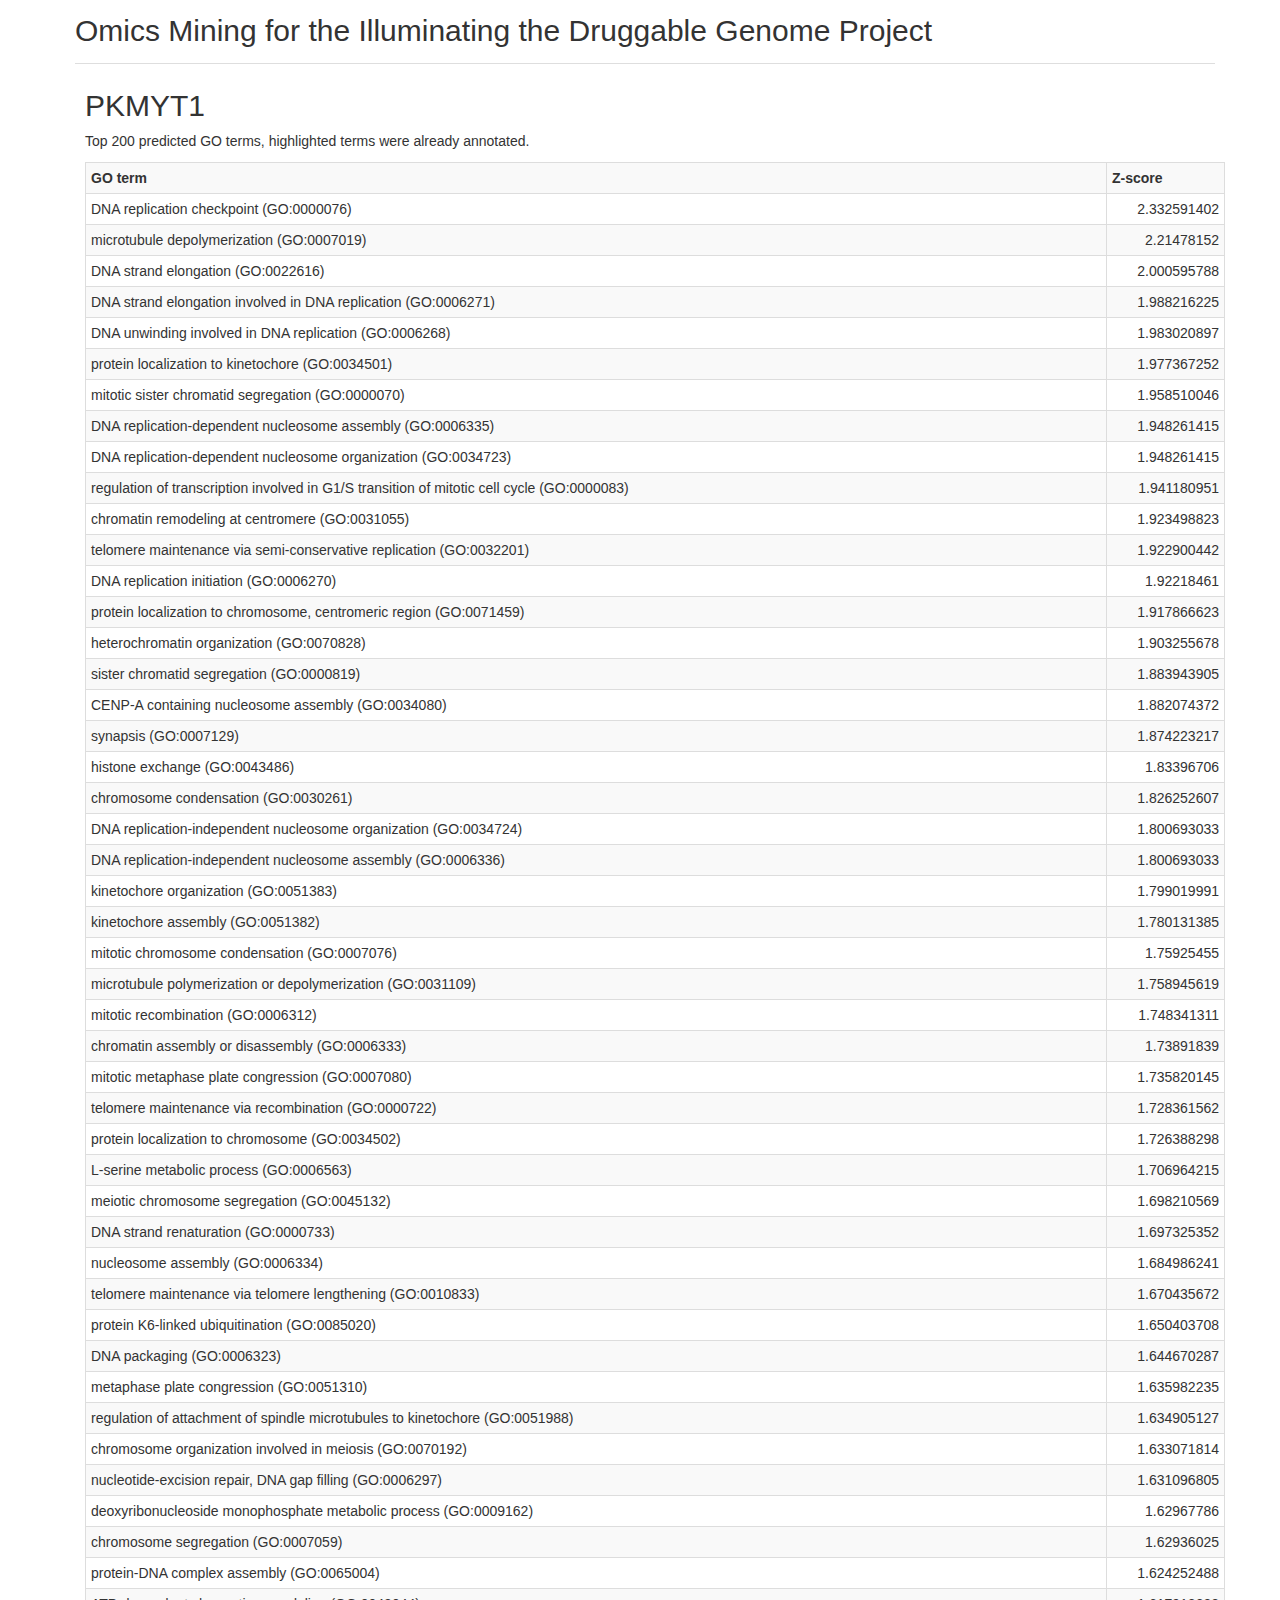
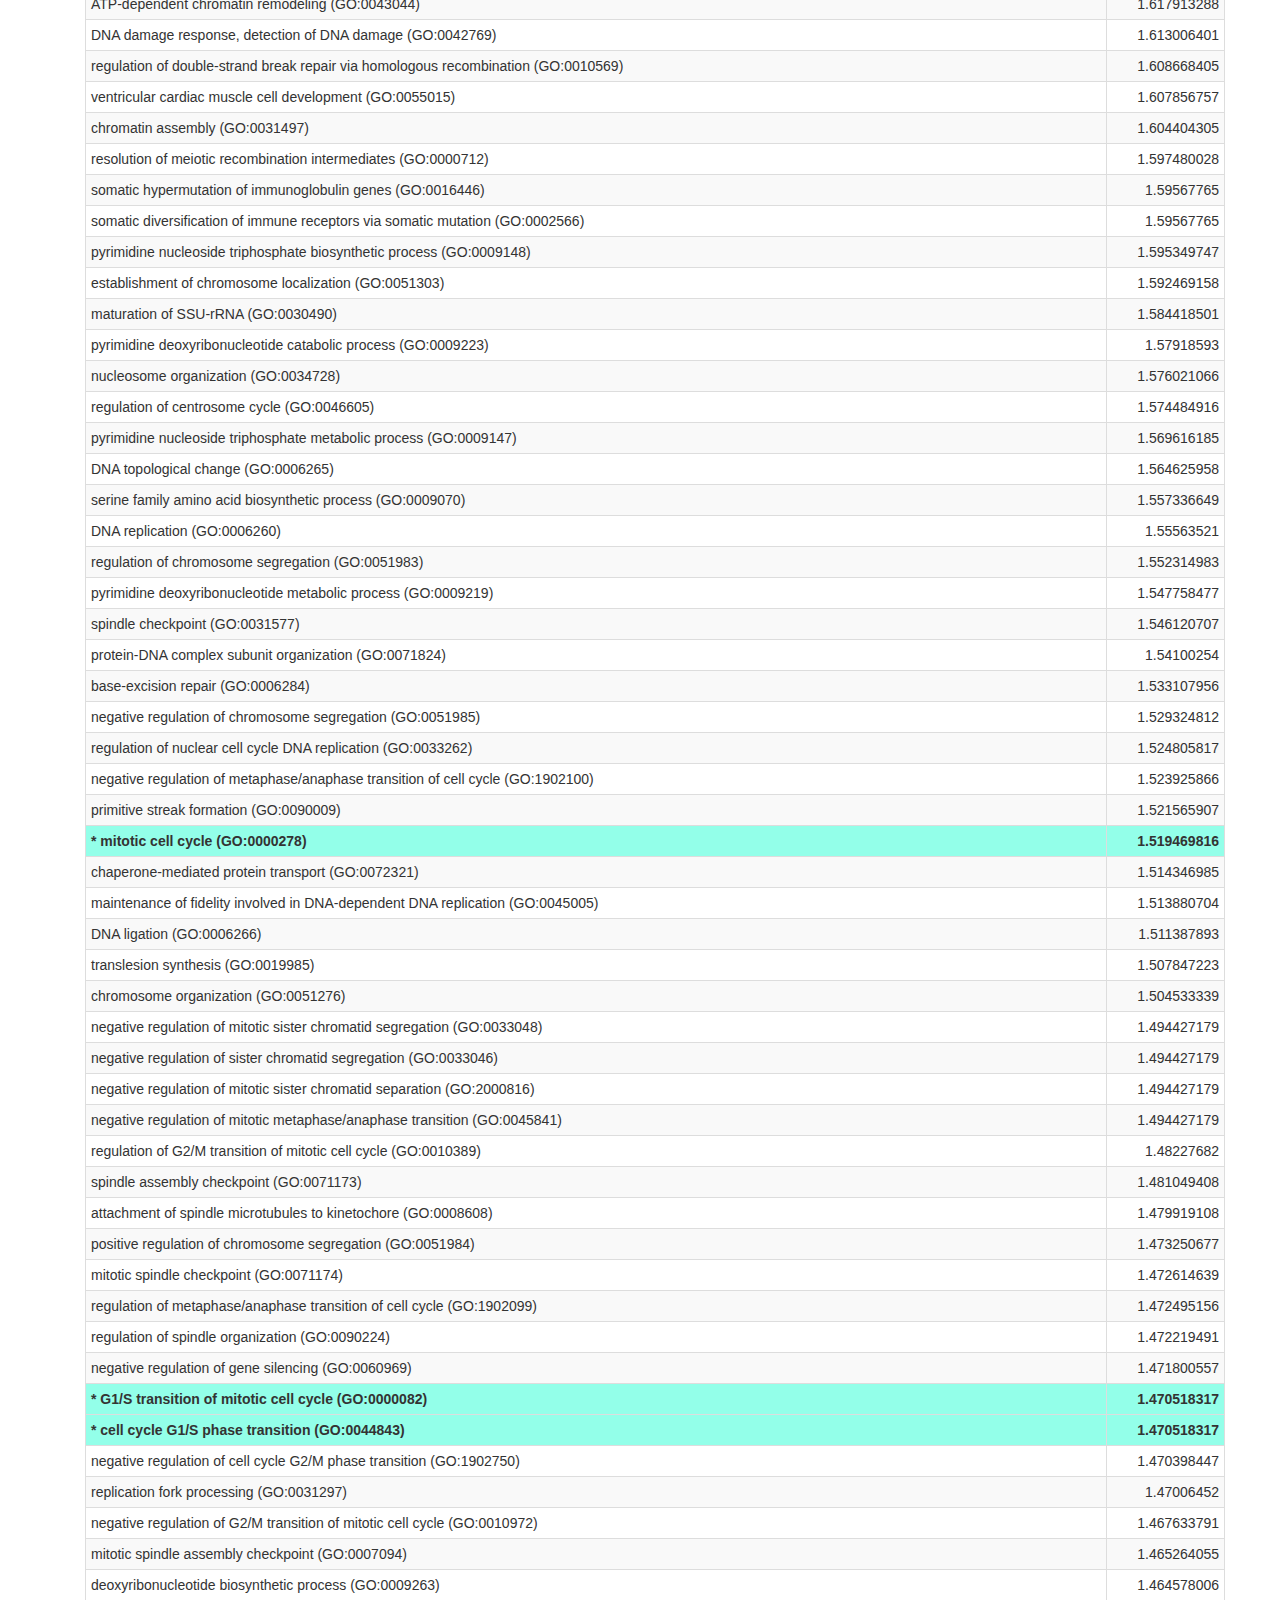
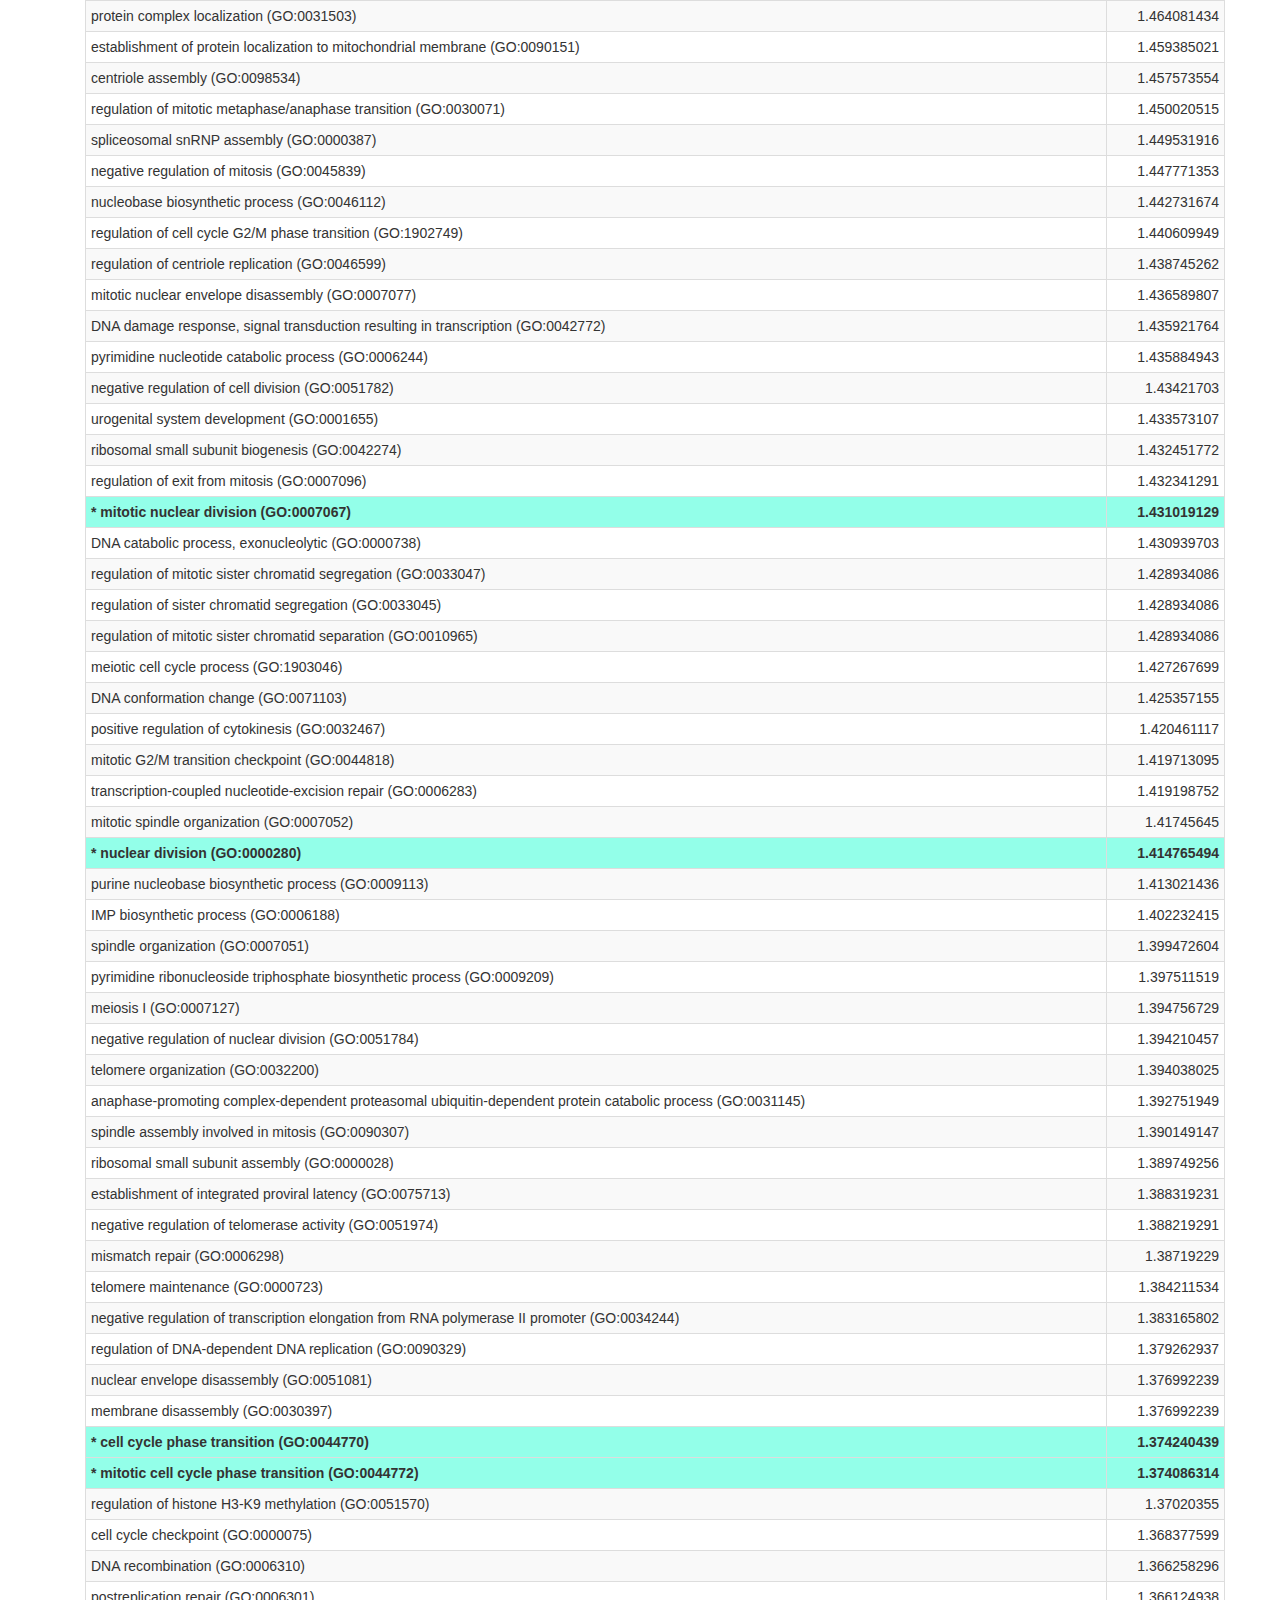
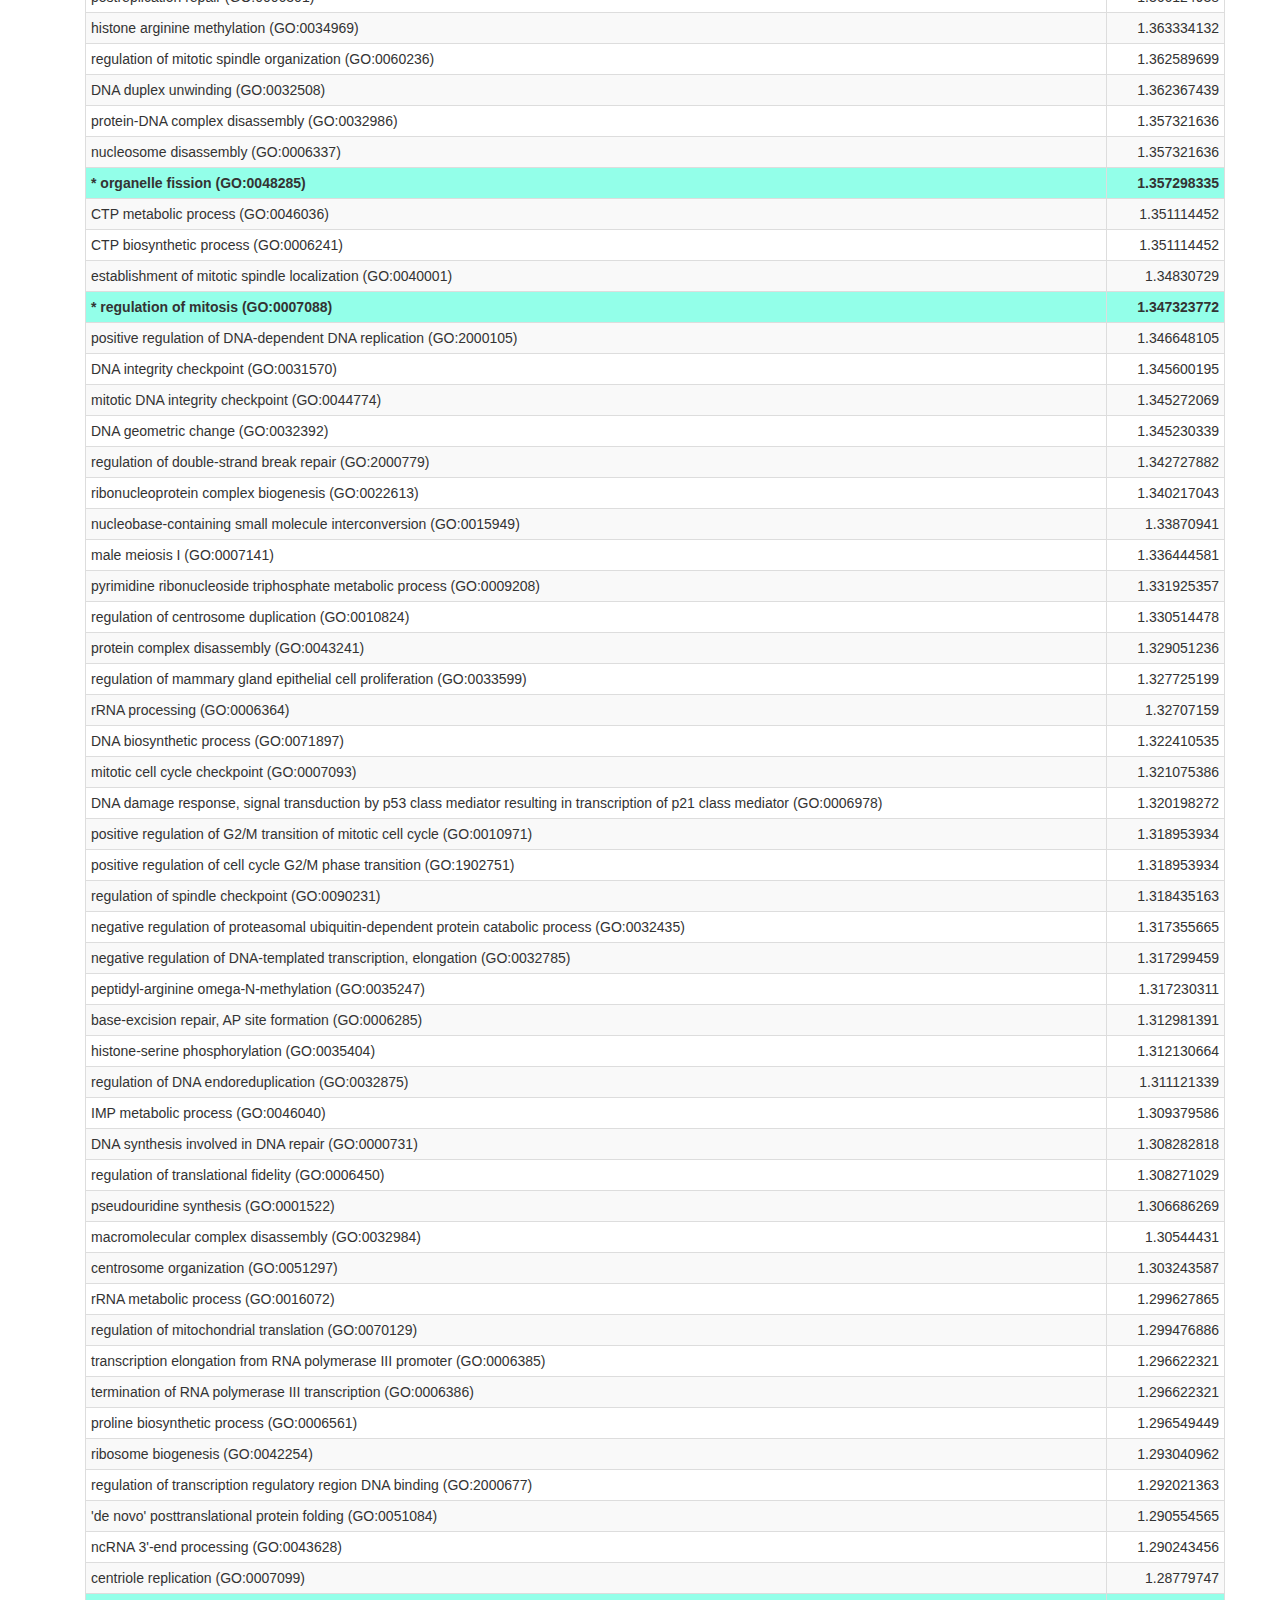
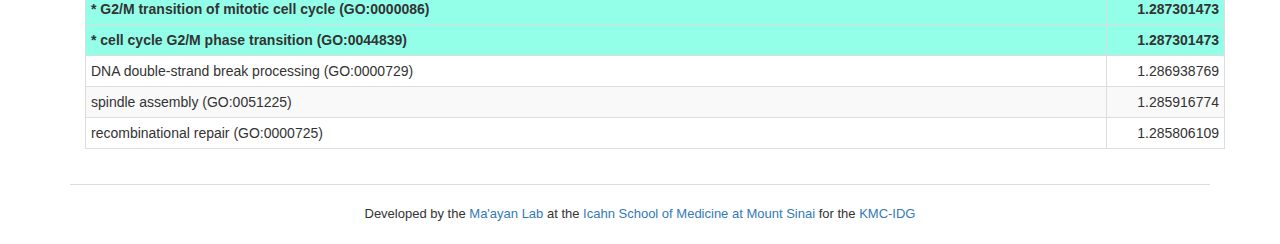
<file: functional_predictions/PKMYT1.html>
<!DOCTYPE html>
<html>
<head>
  <meta name="viewport" content="width=device-width, initial-scale=1">
  <link rel="stylesheet" href="https://maxcdn.bootstrapcdn.com/bootstrap/3.3.7/css/bootstrap.min.css">
  <link rel="stylesheet" type="text/css" href="../css/custom.css">
  <script src="https://ajax.googleapis.com/ajax/libs/jquery/3.1.1/jquery.min.js"></script>
  <script src="https://maxcdn.bootstrapcdn.com/bootstrap/3.3.7/js/bootstrap.min.js"></script>

    <style type="text/css">

      /* Sticky footer styles
      -------------------------------------------------- */
      html, body {
        max-width: 100%;
        overflow-x:hidden;
      }

      /* Wrapper for page content to push down footer */
      /* Negative indent footer by its height */
      /* Pad bottom by footer height */
      #wrap {
        min-height: 100%;
        min-width: 800px;
      }

      /* Set the fixed height of the footer here */
      #footer {
        height: 60px;
        text-align: center;
        font-size: 13px;
        padding-left:10px;
        padding-right:10px;
        margin-top: 15px;
        padding-top: 10px;
        border-top: 1px solid #DEDEDE;
        font-weight: 300;
      }

      #footer_text_container{
        margin-top: 10px;
        margin-bottom: 0px;
        min-width: 950px;
      }

      .clustergrammer_container{
        width: 1140px;
        height: 750px;
        margin-bottom: 10px;
        overflow: hidden;
      }

      .viz_title{
        width: 100%;
        font-size: 30px;
        font-weight: 300;
        /*margin-left: -10px;*/
        margin-top: 10px;
        margin-bottom: 5px;
        border-bottom: 1px solid #DEDEDE;
      }

      .viz_description{
        font-size: 16px;
        font-weight: 300;
        margin-top: 10px;
        margin-left: 5px;
        margin-right: 20px;
        text-align: justify;
        margin-bottom: 30px;
      }

    </style>

</head>
<body>

  <div id="wrap" class='container'>

    <div class='row viz_title' id='clustergram_title' style='white-space: nowrap; margin-left: 5px;'>
      <p id='example_title'>Omics Mining for the Illuminating the Druggable Genome Project</p>
    </div>

    <div class="container">
      <h2>PKMYT1</h2>
      <p>Top 200 predicted GO terms, highlighted terms were already annotated.</p>

    <table class="table table-bordered table-hover table-condensed table-striped">
    <tbody>
    <tr><th>GO term</th><th>Z-score</th></tr>

    <td>DNA replication checkpoint (GO:0000076)</td>
    <td align="right">2.332591402</td>
    </tr>
    <tr>
    <td>microtubule depolymerization (GO:0007019)</td>
    <td align="right">2.21478152</td>
    </tr>
    <tr>
    <td>DNA strand elongation (GO:0022616)</td>
    <td align="right">2.000595788</td>
    </tr>
    <tr>
    <td>DNA strand elongation involved in DNA replication (GO:0006271)</td>
    <td align="right">1.988216225</td>
    </tr>
    <tr>
    <td>DNA unwinding involved in DNA replication (GO:0006268)</td>
    <td align="right">1.983020897</td>
    </tr>
    <tr>
    <td>protein localization to kinetochore (GO:0034501)</td>
    <td align="right">1.977367252</td>
    </tr>
    <tr>
    <td>mitotic sister chromatid segregation (GO:0000070)</td>
    <td align="right">1.958510046</td>
    </tr>
    <tr>
    <td>DNA replication-dependent nucleosome assembly (GO:0006335)</td>
    <td align="right">1.948261415</td>
    </tr>
    <tr>
    <td>DNA replication-dependent nucleosome organization (GO:0034723)</td>
    <td align="right">1.948261415</td>
    </tr>
    <tr>
    <td>regulation of transcription involved in G1/S transition of mitotic cell cycle (GO:0000083)</td>
    <td align="right">1.941180951</td>
    </tr>
    <tr>
    <td>chromatin remodeling at centromere (GO:0031055)</td>
    <td align="right">1.923498823</td>
    </tr>
    <tr>
    <td>telomere maintenance via semi-conservative replication (GO:0032201)</td>
    <td align="right">1.922900442</td>
    </tr>
    <tr>
    <td>DNA replication initiation (GO:0006270)</td>
    <td align="right">1.92218461</td>
    </tr>
    <tr>
    <td>protein localization to chromosome, centromeric region (GO:0071459)</td>
    <td align="right">1.917866623</td>
    </tr>
    <tr>
    <td>heterochromatin organization (GO:0070828)</td>
    <td align="right">1.903255678</td>
    </tr>
    <tr>
    <td>sister chromatid segregation (GO:0000819)</td>
    <td align="right">1.883943905</td>
    </tr>
    <tr>
    <td>CENP-A containing nucleosome assembly (GO:0034080)</td>
    <td align="right">1.882074372</td>
    </tr>
    <tr>
    <td>synapsis (GO:0007129)</td>
    <td align="right">1.874223217</td>
    </tr>
    <tr>
    <td>histone exchange (GO:0043486)</td>
    <td align="right">1.83396706</td>
    </tr>
    <tr>
    <td>chromosome condensation (GO:0030261)</td>
    <td align="right">1.826252607</td>
    </tr>
    <tr>
    <td>DNA replication-independent nucleosome organization (GO:0034724)</td>
    <td align="right">1.800693033</td>
    </tr>
    <tr>
    <td>DNA replication-independent nucleosome assembly (GO:0006336)</td>
    <td align="right">1.800693033</td>
    </tr>
    <tr>
    <td>kinetochore organization (GO:0051383)</td>
    <td align="right">1.799019991</td>
    </tr>
    <tr>
    <td>kinetochore assembly (GO:0051382)</td>
    <td align="right">1.780131385</td>
    </tr>
    <tr>
    <td>mitotic chromosome condensation (GO:0007076)</td>
    <td align="right">1.75925455</td>
    </tr>
    <tr>
    <td>microtubule polymerization or depolymerization (GO:0031109)</td>
    <td align="right">1.758945619</td>
    </tr>
    <tr>
    <td>mitotic recombination (GO:0006312)</td>
    <td align="right">1.748341311</td>
    </tr>
    <tr>
    <td>chromatin assembly or disassembly (GO:0006333)</td>
    <td align="right">1.73891839</td>
    </tr>
    <tr>
    <td>mitotic metaphase plate congression (GO:0007080)</td>
    <td align="right">1.735820145</td>
    </tr>
    <tr>
    <td>telomere maintenance via recombination (GO:0000722)</td>
    <td align="right">1.728361562</td>
    </tr>
    <tr>
    <td>protein localization to chromosome (GO:0034502)</td>
    <td align="right">1.726388298</td>
    </tr>
    <tr>
    <td>L-serine metabolic process (GO:0006563)</td>
    <td align="right">1.706964215</td>
    </tr>
    <tr>
    <td>meiotic chromosome segregation (GO:0045132)</td>
    <td align="right">1.698210569</td>
    </tr>
    <tr>
    <td>DNA strand renaturation (GO:0000733)</td>
    <td align="right">1.697325352</td>
    </tr>
    <tr>
    <td>nucleosome assembly (GO:0006334)</td>
    <td align="right">1.684986241</td>
    </tr>
    <tr>
    <td>telomere maintenance via telomere lengthening (GO:0010833)</td>
    <td align="right">1.670435672</td>
    </tr>
    <tr>
    <td>protein K6-linked ubiquitination (GO:0085020)</td>
    <td align="right">1.650403708</td>
    </tr>
    <tr>
    <td>DNA packaging (GO:0006323)</td>
    <td align="right">1.644670287</td>
    </tr>
    <tr>
    <td>metaphase plate congression (GO:0051310)</td>
    <td align="right">1.635982235</td>
    </tr>
    <tr>
    <td>regulation of attachment of spindle microtubules to kinetochore (GO:0051988)</td>
    <td align="right">1.634905127</td>
    </tr>
    <tr>
    <td>chromosome organization involved in meiosis (GO:0070192)</td>
    <td align="right">1.633071814</td>
    </tr>
    <tr>
    <td>nucleotide-excision repair, DNA gap filling (GO:0006297)</td>
    <td align="right">1.631096805</td>
    </tr>
    <tr>
    <td>deoxyribonucleoside monophosphate metabolic process (GO:0009162)</td>
    <td align="right">1.62967786</td>
    </tr>
    <tr>
    <td>chromosome segregation (GO:0007059)</td>
    <td align="right">1.62936025</td>
    </tr>
    <tr>
    <td>protein-DNA complex assembly (GO:0065004)</td>
    <td align="right">1.624252488</td>
    </tr>
    <tr>
    <td>ATP-dependent chromatin remodeling (GO:0043044)</td>
    <td align="right">1.617913288</td>
    </tr>
    <tr>
    <td>DNA damage response, detection of DNA damage (GO:0042769)</td>
    <td align="right">1.613006401</td>
    </tr>
    <tr>
    <td>regulation of double-strand break repair via homologous recombination (GO:0010569)</td>
    <td align="right">1.608668405</td>
    </tr>
    <tr>
    <td>ventricular cardiac muscle cell development (GO:0055015)</td>
    <td align="right">1.607856757</td>
    </tr>
    <tr>
    <td>chromatin assembly (GO:0031497)</td>
    <td align="right">1.604404305</td>
    </tr>
    <tr>
    <td>resolution of meiotic recombination intermediates (GO:0000712)</td>
    <td align="right">1.597480028</td>
    </tr>
    <tr>
    <td>somatic hypermutation of immunoglobulin genes (GO:0016446)</td>
    <td align="right">1.59567765</td>
    </tr>
    <tr>
    <td>somatic diversification of immune receptors via somatic mutation (GO:0002566)</td>
    <td align="right">1.59567765</td>
    </tr>
    <tr>
    <td>pyrimidine nucleoside triphosphate biosynthetic process (GO:0009148)</td>
    <td align="right">1.595349747</td>
    </tr>
    <tr>
    <td>establishment of chromosome localization (GO:0051303)</td>
    <td align="right">1.592469158</td>
    </tr>
    <tr>
    <td>maturation of SSU-rRNA (GO:0030490)</td>
    <td align="right">1.584418501</td>
    </tr>
    <tr>
    <td>pyrimidine deoxyribonucleotide catabolic process (GO:0009223)</td>
    <td align="right">1.57918593</td>
    </tr>
    <tr>
    <td>nucleosome organization (GO:0034728)</td>
    <td align="right">1.576021066</td>
    </tr>
    <tr>
    <td>regulation of centrosome cycle (GO:0046605)</td>
    <td align="right">1.574484916</td>
    </tr>
    <tr>
    <td>pyrimidine nucleoside triphosphate metabolic process (GO:0009147)</td>
    <td align="right">1.569616185</td>
    </tr>
    <tr>
    <td>DNA topological change (GO:0006265)</td>
    <td align="right">1.564625958</td>
    </tr>
    <tr>
    <td>serine family amino acid biosynthetic process (GO:0009070)</td>
    <td align="right">1.557336649</td>
    </tr>
    <tr>
    <td>DNA replication (GO:0006260)</td>
    <td align="right">1.55563521</td>
    </tr>
    <tr>
    <td>regulation of chromosome segregation (GO:0051983)</td>
    <td align="right">1.552314983</td>
    </tr>
    <tr>
    <td>pyrimidine deoxyribonucleotide metabolic process (GO:0009219)</td>
    <td align="right">1.547758477</td>
    </tr>
    <tr>
    <td>spindle checkpoint (GO:0031577)</td>
    <td align="right">1.546120707</td>
    </tr>
    <tr>
    <td>protein-DNA complex subunit organization (GO:0071824)</td>
    <td align="right">1.54100254</td>
    </tr>
    <tr>
    <td>base-excision repair (GO:0006284)</td>
    <td align="right">1.533107956</td>
    </tr>
    <tr>
    <td>negative regulation of chromosome segregation (GO:0051985)</td>
    <td align="right">1.529324812</td>
    </tr>
    <tr>
    <td>regulation of nuclear cell cycle DNA replication (GO:0033262)</td>
    <td align="right">1.524805817</td>
    </tr>
    <tr>
    <td>negative regulation of metaphase/anaphase transition of cell cycle (GO:1902100)</td>
    <td align="right">1.523925866</td>
    </tr>
    <tr>
    <td>primitive streak formation (GO:0090009)</td>
    <td align="right">1.521565907</td>
    </tr>
    <tr style="background-color: #93ffe9; font-weight: bold;">
    <td>* mitotic cell cycle (GO:0000278)</td>
    <td align="right">1.519469816</td>
    </tr>
    <tr>
    <td>chaperone-mediated protein transport (GO:0072321)</td>
    <td align="right">1.514346985</td>
    </tr>
    <tr>
    <td>maintenance of fidelity involved in DNA-dependent DNA replication (GO:0045005)</td>
    <td align="right">1.513880704</td>
    </tr>
    <tr>
    <td>DNA ligation (GO:0006266)</td>
    <td align="right">1.511387893</td>
    </tr>
    <tr>
    <td>translesion synthesis (GO:0019985)</td>
    <td align="right">1.507847223</td>
    </tr>
    <tr>
    <td>chromosome organization (GO:0051276)</td>
    <td align="right">1.504533339</td>
    </tr>
    <tr>
    <td>negative regulation of mitotic sister chromatid segregation (GO:0033048)</td>
    <td align="right">1.494427179</td>
    </tr>
    <tr>
    <td>negative regulation of sister chromatid segregation (GO:0033046)</td>
    <td align="right">1.494427179</td>
    </tr>
    <tr>
    <td>negative regulation of mitotic sister chromatid separation (GO:2000816)</td>
    <td align="right">1.494427179</td>
    </tr>
    <tr>
    <td>negative regulation of mitotic metaphase/anaphase transition (GO:0045841)</td>
    <td align="right">1.494427179</td>
    </tr>
    <tr>
    <td>regulation of G2/M transition of mitotic cell cycle (GO:0010389)</td>
    <td align="right">1.48227682</td>
    </tr>
    <tr>
    <td>spindle assembly checkpoint (GO:0071173)</td>
    <td align="right">1.481049408</td>
    </tr>
    <tr>
    <td>attachment of spindle microtubules to kinetochore (GO:0008608)</td>
    <td align="right">1.479919108</td>
    </tr>
    <tr>
    <td>positive regulation of chromosome segregation (GO:0051984)</td>
    <td align="right">1.473250677</td>
    </tr>
    <tr>
    <td>mitotic spindle checkpoint (GO:0071174)</td>
    <td align="right">1.472614639</td>
    </tr>
    <tr>
    <td>regulation of metaphase/anaphase transition of cell cycle (GO:1902099)</td>
    <td align="right">1.472495156</td>
    </tr>
    <tr>
    <td>regulation of spindle organization (GO:0090224)</td>
    <td align="right">1.472219491</td>
    </tr>
    <tr>
    <td>negative regulation of gene silencing (GO:0060969)</td>
    <td align="right">1.471800557</td>
    </tr>
    <tr style="background-color: #93ffe9; font-weight: bold;">
    <td>* G1/S transition of mitotic cell cycle (GO:0000082)</td>
    <td align="right">1.470518317</td>
    </tr>
    <tr style="background-color: #93ffe9; font-weight: bold;">
    <td>* cell cycle G1/S phase transition (GO:0044843)</td>
    <td align="right">1.470518317</td>
    </tr>
    <tr>
    <td>negative regulation of cell cycle G2/M phase transition (GO:1902750)</td>
    <td align="right">1.470398447</td>
    </tr>
    <tr>
    <td>replication fork processing (GO:0031297)</td>
    <td align="right">1.47006452</td>
    </tr>
    <tr>
    <td>negative regulation of G2/M transition of mitotic cell cycle (GO:0010972)</td>
    <td align="right">1.467633791</td>
    </tr>
    <tr>
    <td>mitotic spindle assembly checkpoint (GO:0007094)</td>
    <td align="right">1.465264055</td>
    </tr>
    <tr>
    <td>deoxyribonucleotide biosynthetic process (GO:0009263)</td>
    <td align="right">1.464578006</td>
    </tr>
    <tr>
    <td>protein complex localization (GO:0031503)</td>
    <td align="right">1.464081434</td>
    </tr>
    <tr>
    <td>establishment of protein localization to mitochondrial membrane (GO:0090151)</td>
    <td align="right">1.459385021</td>
    </tr>
    <tr>
    <td>centriole assembly (GO:0098534)</td>
    <td align="right">1.457573554</td>
    </tr>
    <tr>
    <td>regulation of mitotic metaphase/anaphase transition (GO:0030071)</td>
    <td align="right">1.450020515</td>
    </tr>
    <tr>
    <td>spliceosomal snRNP assembly (GO:0000387)</td>
    <td align="right">1.449531916</td>
    </tr>
    <tr>
    <td>negative regulation of mitosis (GO:0045839)</td>
    <td align="right">1.447771353</td>
    </tr>
    <tr>
    <td>nucleobase biosynthetic process (GO:0046112)</td>
    <td align="right">1.442731674</td>
    </tr>
    <tr>
    <td>regulation of cell cycle G2/M phase transition (GO:1902749)</td>
    <td align="right">1.440609949</td>
    </tr>
    <tr>
    <td>regulation of centriole replication (GO:0046599)</td>
    <td align="right">1.438745262</td>
    </tr>
    <tr>
    <td>mitotic nuclear envelope disassembly (GO:0007077)</td>
    <td align="right">1.436589807</td>
    </tr>
    <tr>
    <td>DNA damage response, signal transduction resulting in transcription (GO:0042772)</td>
    <td align="right">1.435921764</td>
    </tr>
    <tr>
    <td>pyrimidine nucleotide catabolic process (GO:0006244)</td>
    <td align="right">1.435884943</td>
    </tr>
    <tr>
    <td>negative regulation of cell division (GO:0051782)</td>
    <td align="right">1.43421703</td>
    </tr>
    <tr>
    <td>urogenital system development (GO:0001655)</td>
    <td align="right">1.433573107</td>
    </tr>
    <tr>
    <td>ribosomal small subunit biogenesis (GO:0042274)</td>
    <td align="right">1.432451772</td>
    </tr>
    <tr>
    <td>regulation of exit from mitosis (GO:0007096)</td>
    <td align="right">1.432341291</td>
    </tr>
    <tr style="background-color: #93ffe9; font-weight: bold;">
    <td>* mitotic nuclear division (GO:0007067)</td>
    <td align="right">1.431019129</td>
    </tr>
    <tr>
    <td>DNA catabolic process, exonucleolytic (GO:0000738)</td>
    <td align="right">1.430939703</td>
    </tr>
    <tr>
    <td>regulation of mitotic sister chromatid segregation (GO:0033047)</td>
    <td align="right">1.428934086</td>
    </tr>
    <tr>
    <td>regulation of sister chromatid segregation (GO:0033045)</td>
    <td align="right">1.428934086</td>
    </tr>
    <tr>
    <td>regulation of mitotic sister chromatid separation (GO:0010965)</td>
    <td align="right">1.428934086</td>
    </tr>
    <tr>
    <td>meiotic cell cycle process (GO:1903046)</td>
    <td align="right">1.427267699</td>
    </tr>
    <tr>
    <td>DNA conformation change (GO:0071103)</td>
    <td align="right">1.425357155</td>
    </tr>
    <tr>
    <td>positive regulation of cytokinesis (GO:0032467)</td>
    <td align="right">1.420461117</td>
    </tr>
    <tr>
    <td>mitotic G2/M transition checkpoint (GO:0044818)</td>
    <td align="right">1.419713095</td>
    </tr>
    <tr>
    <td>transcription-coupled nucleotide-excision repair (GO:0006283)</td>
    <td align="right">1.419198752</td>
    </tr>
    <tr>
    <td>mitotic spindle organization (GO:0007052)</td>
    <td align="right">1.41745645</td>
    </tr>
    <tr style="background-color: #93ffe9; font-weight: bold;">
    <td>* nuclear division (GO:0000280)</td>
    <td align="right">1.414765494</td>
    </tr>
    <tr>
    <td>purine nucleobase biosynthetic process (GO:0009113)</td>
    <td align="right">1.413021436</td>
    </tr>
    <tr>
    <td>IMP biosynthetic process (GO:0006188)</td>
    <td align="right">1.402232415</td>
    </tr>
    <tr>
    <td>spindle organization (GO:0007051)</td>
    <td align="right">1.399472604</td>
    </tr>
    <tr>
    <td>pyrimidine ribonucleoside triphosphate biosynthetic process (GO:0009209)</td>
    <td align="right">1.397511519</td>
    </tr>
    <tr>
    <td>meiosis I (GO:0007127)</td>
    <td align="right">1.394756729</td>
    </tr>
    <tr>
    <td>negative regulation of nuclear division (GO:0051784)</td>
    <td align="right">1.394210457</td>
    </tr>
    <tr>
    <td>telomere organization (GO:0032200)</td>
    <td align="right">1.394038025</td>
    </tr>
    <tr>
    <td>anaphase-promoting complex-dependent proteasomal ubiquitin-dependent protein catabolic process (GO:0031145)</td>
    <td align="right">1.392751949</td>
    </tr>
    <tr>
    <td>spindle assembly involved in mitosis (GO:0090307)</td>
    <td align="right">1.390149147</td>
    </tr>
    <tr>
    <td>ribosomal small subunit assembly (GO:0000028)</td>
    <td align="right">1.389749256</td>
    </tr>
    <tr>
    <td>establishment of integrated proviral latency (GO:0075713)</td>
    <td align="right">1.388319231</td>
    </tr>
    <tr>
    <td>negative regulation of telomerase activity (GO:0051974)</td>
    <td align="right">1.388219291</td>
    </tr>
    <tr>
    <td>mismatch repair (GO:0006298)</td>
    <td align="right">1.38719229</td>
    </tr>
    <tr>
    <td>telomere maintenance (GO:0000723)</td>
    <td align="right">1.384211534</td>
    </tr>
    <tr>
    <td>negative regulation of transcription elongation from RNA polymerase II promoter (GO:0034244)</td>
    <td align="right">1.383165802</td>
    </tr>
    <tr>
    <td>regulation of DNA-dependent DNA replication (GO:0090329)</td>
    <td align="right">1.379262937</td>
    </tr>
    <tr>
    <td>nuclear envelope disassembly (GO:0051081)</td>
    <td align="right">1.376992239</td>
    </tr>
    <tr>
    <td>membrane disassembly (GO:0030397)</td>
    <td align="right">1.376992239</td>
    </tr>
    <tr style="background-color: #93ffe9; font-weight: bold;">
    <td>* cell cycle phase transition (GO:0044770)</td>
    <td align="right">1.374240439</td>
    </tr>
    <tr style="background-color: #93ffe9; font-weight: bold;">
    <td>* mitotic cell cycle phase transition (GO:0044772)</td>
    <td align="right">1.374086314</td>
    </tr>
    <tr>
    <td>regulation of histone H3-K9 methylation (GO:0051570)</td>
    <td align="right">1.37020355</td>
    </tr>
    <tr>
    <td>cell cycle checkpoint (GO:0000075)</td>
    <td align="right">1.368377599</td>
    </tr>
    <tr>
    <td>DNA recombination (GO:0006310)</td>
    <td align="right">1.366258296</td>
    </tr>
    <tr>
    <td>postreplication repair (GO:0006301)</td>
    <td align="right">1.366124938</td>
    </tr>
    <tr>
    <td>histone arginine methylation (GO:0034969)</td>
    <td align="right">1.363334132</td>
    </tr>
    <tr>
    <td>regulation of mitotic spindle organization (GO:0060236)</td>
    <td align="right">1.362589699</td>
    </tr>
    <tr>
    <td>DNA duplex unwinding (GO:0032508)</td>
    <td align="right">1.362367439</td>
    </tr>
    <tr>
    <td>protein-DNA complex disassembly (GO:0032986)</td>
    <td align="right">1.357321636</td>
    </tr>
    <tr>
    <td>nucleosome disassembly (GO:0006337)</td>
    <td align="right">1.357321636</td>
    </tr>
    <tr style="background-color: #93ffe9; font-weight: bold;">
    <td>* organelle fission (GO:0048285)</td>
    <td align="right">1.357298335</td>
    </tr>
    <tr>
    <td>CTP metabolic process (GO:0046036)</td>
    <td align="right">1.351114452</td>
    </tr>
    <tr>
    <td>CTP biosynthetic process (GO:0006241)</td>
    <td align="right">1.351114452</td>
    </tr>
    <tr>
    <td>establishment of mitotic spindle localization (GO:0040001)</td>
    <td align="right">1.34830729</td>
    </tr>
    <tr style="background-color: #93ffe9; font-weight: bold;">
    <td>* regulation of mitosis (GO:0007088)</td>
    <td align="right">1.347323772</td>
    </tr>
    <tr>
    <td>positive regulation of DNA-dependent DNA replication (GO:2000105)</td>
    <td align="right">1.346648105</td>
    </tr>
    <tr>
    <td>DNA integrity checkpoint (GO:0031570)</td>
    <td align="right">1.345600195</td>
    </tr>
    <tr>
    <td>mitotic DNA integrity checkpoint (GO:0044774)</td>
    <td align="right">1.345272069</td>
    </tr>
    <tr>
    <td>DNA geometric change (GO:0032392)</td>
    <td align="right">1.345230339</td>
    </tr>
    <tr>
    <td>regulation of double-strand break repair (GO:2000779)</td>
    <td align="right">1.342727882</td>
    </tr>
    <tr>
    <td>ribonucleoprotein complex biogenesis (GO:0022613)</td>
    <td align="right">1.340217043</td>
    </tr>
    <tr>
    <td>nucleobase-containing small molecule interconversion (GO:0015949)</td>
    <td align="right">1.33870941</td>
    </tr>
    <tr>
    <td>male meiosis I (GO:0007141)</td>
    <td align="right">1.336444581</td>
    </tr>
    <tr>
    <td>pyrimidine ribonucleoside triphosphate metabolic process (GO:0009208)</td>
    <td align="right">1.331925357</td>
    </tr>
    <tr>
    <td>regulation of centrosome duplication (GO:0010824)</td>
    <td align="right">1.330514478</td>
    </tr>
    <tr>
    <td>protein complex disassembly (GO:0043241)</td>
    <td align="right">1.329051236</td>
    </tr>
    <tr>
    <td>regulation of mammary gland epithelial cell proliferation (GO:0033599)</td>
    <td align="right">1.327725199</td>
    </tr>
    <tr>
    <td>rRNA processing (GO:0006364)</td>
    <td align="right">1.32707159</td>
    </tr>
    <tr>
    <td>DNA biosynthetic process (GO:0071897)</td>
    <td align="right">1.322410535</td>
    </tr>
    <tr>
    <td>mitotic cell cycle checkpoint (GO:0007093)</td>
    <td align="right">1.321075386</td>
    </tr>
    <tr>
    <td>DNA damage response, signal transduction by p53 class mediator resulting in transcription of p21 class mediator (GO:0006978)</td>
    <td align="right">1.320198272</td>
    </tr>
    <tr>
    <td>positive regulation of G2/M transition of mitotic cell cycle (GO:0010971)</td>
    <td align="right">1.318953934</td>
    </tr>
    <tr>
    <td>positive regulation of cell cycle G2/M phase transition (GO:1902751)</td>
    <td align="right">1.318953934</td>
    </tr>
    <tr>
    <td>regulation of spindle checkpoint (GO:0090231)</td>
    <td align="right">1.318435163</td>
    </tr>
    <tr>
    <td>negative regulation of proteasomal ubiquitin-dependent protein catabolic process (GO:0032435)</td>
    <td align="right">1.317355665</td>
    </tr>
    <tr>
    <td>negative regulation of DNA-templated transcription, elongation (GO:0032785)</td>
    <td align="right">1.317299459</td>
    </tr>
    <tr>
    <td>peptidyl-arginine omega-N-methylation (GO:0035247)</td>
    <td align="right">1.317230311</td>
    </tr>
    <tr>
    <td>base-excision repair, AP site formation (GO:0006285)</td>
    <td align="right">1.312981391</td>
    </tr>
    <tr>
    <td>histone-serine phosphorylation (GO:0035404)</td>
    <td align="right">1.312130664</td>
    </tr>
    <tr>
    <td>regulation of DNA endoreduplication (GO:0032875)</td>
    <td align="right">1.311121339</td>
    </tr>
    <tr>
    <td>IMP metabolic process (GO:0046040)</td>
    <td align="right">1.309379586</td>
    </tr>
    <tr>
    <td>DNA synthesis involved in DNA repair (GO:0000731)</td>
    <td align="right">1.308282818</td>
    </tr>
    <tr>
    <td>regulation of translational fidelity (GO:0006450)</td>
    <td align="right">1.308271029</td>
    </tr>
    <tr>
    <td>pseudouridine synthesis (GO:0001522)</td>
    <td align="right">1.306686269</td>
    </tr>
    <tr>
    <td>macromolecular complex disassembly (GO:0032984)</td>
    <td align="right">1.30544431</td>
    </tr>
    <tr>
    <td>centrosome organization (GO:0051297)</td>
    <td align="right">1.303243587</td>
    </tr>
    <tr>
    <td>rRNA metabolic process (GO:0016072)</td>
    <td align="right">1.299627865</td>
    </tr>
    <tr>
    <td>regulation of mitochondrial translation (GO:0070129)</td>
    <td align="right">1.299476886</td>
    </tr>
    <tr>
    <td>transcription elongation from RNA polymerase III promoter (GO:0006385)</td>
    <td align="right">1.296622321</td>
    </tr>
    <tr>
    <td>termination of RNA polymerase III transcription (GO:0006386)</td>
    <td align="right">1.296622321</td>
    </tr>
    <tr>
    <td>proline biosynthetic process (GO:0006561)</td>
    <td align="right">1.296549449</td>
    </tr>
    <tr>
    <td>ribosome biogenesis (GO:0042254)</td>
    <td align="right">1.293040962</td>
    </tr>
    <tr>
    <td>regulation of transcription regulatory region DNA binding (GO:2000677)</td>
    <td align="right">1.292021363</td>
    </tr>
    <tr>
    <td>&#39;de novo&#39; posttranslational protein folding (GO:0051084)</td>
    <td align="right">1.290554565</td>
    </tr>
    <tr>
    <td>ncRNA 3&#39;-end processing (GO:0043628)</td>
    <td align="right">1.290243456</td>
    </tr>
    <tr>
    <td>centriole replication (GO:0007099)</td>
    <td align="right">1.28779747</td>
    </tr>
    <tr style="background-color: #93ffe9; font-weight: bold;">
    <td>* G2/M transition of mitotic cell cycle (GO:0000086)</td>
    <td align="right">1.287301473</td>
    </tr>
    <tr style="background-color: #93ffe9; font-weight: bold;">
    <td>* cell cycle G2/M phase transition (GO:0044839)</td>
    <td align="right">1.287301473</td>
    </tr>
    <tr>
    <td>DNA double-strand break processing (GO:0000729)</td>
    <td align="right">1.286938769</td>
    </tr>
    <tr>
    <td>spindle assembly (GO:0051225)</td>
    <td align="right">1.285916774</td>
    </tr>
    <tr>
    <td>recombinational repair (GO:0000725)</td>
    <td align="right">1.285806109</td>
    </tr>
    </tbody></table>

    </div>

    <div id='footer'>
      <div class="row" >
        <div id='footer_text_container' class="col-xs-12 footer_section">
          <div class=" footer_text">Developed by the <a class='blue_links' target="_blank"  href="http://icahn.mssm.edu/research/labs/maayan-laboratory">Ma'ayan Lab</a> at the <a class='blue_links' target="_blank"   href="http://icahn.mssm.edu/">Icahn School of Medicine at Mount Sinai</a>  for the <a target="_blank" href="http://commonfund.nih.gov/idg/overview">KMC-IDG</a>  </div>
        </div>
      </div>
    </div>

  </div>
</body>
</html>
</file>
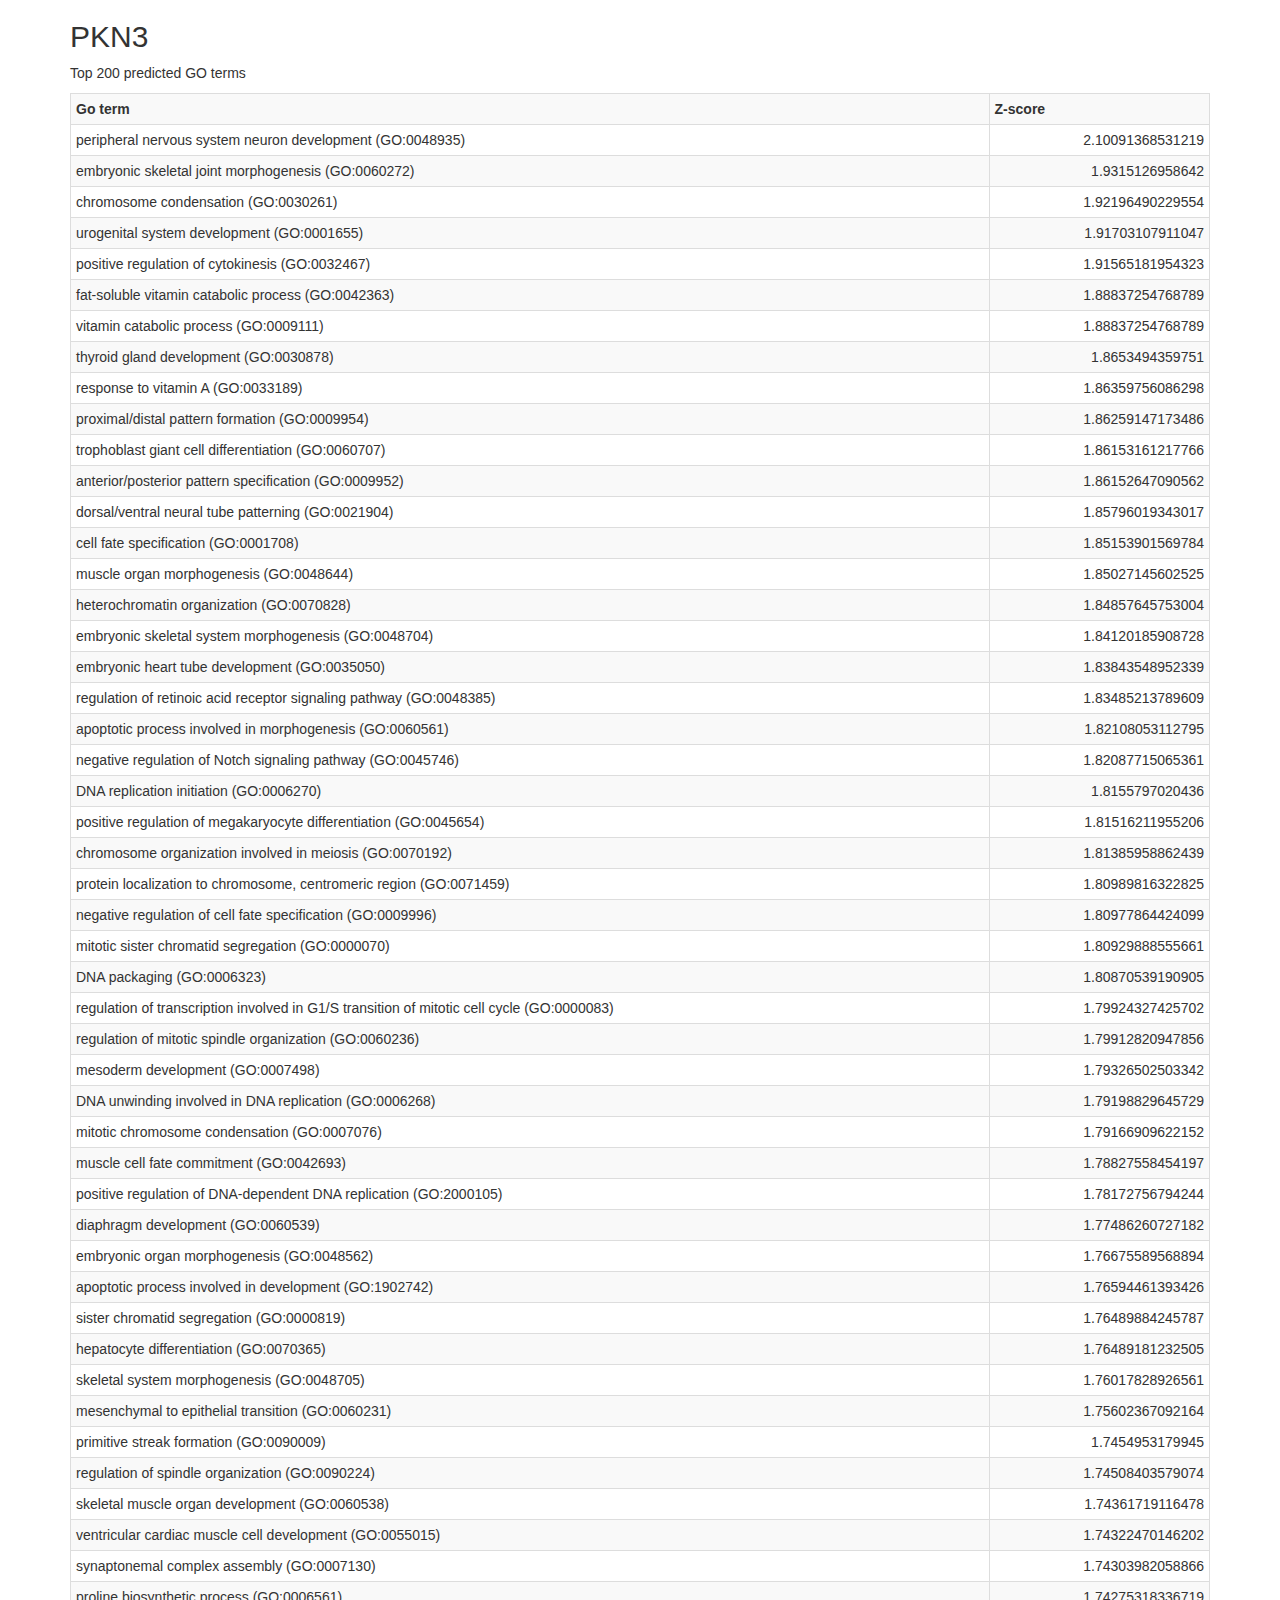
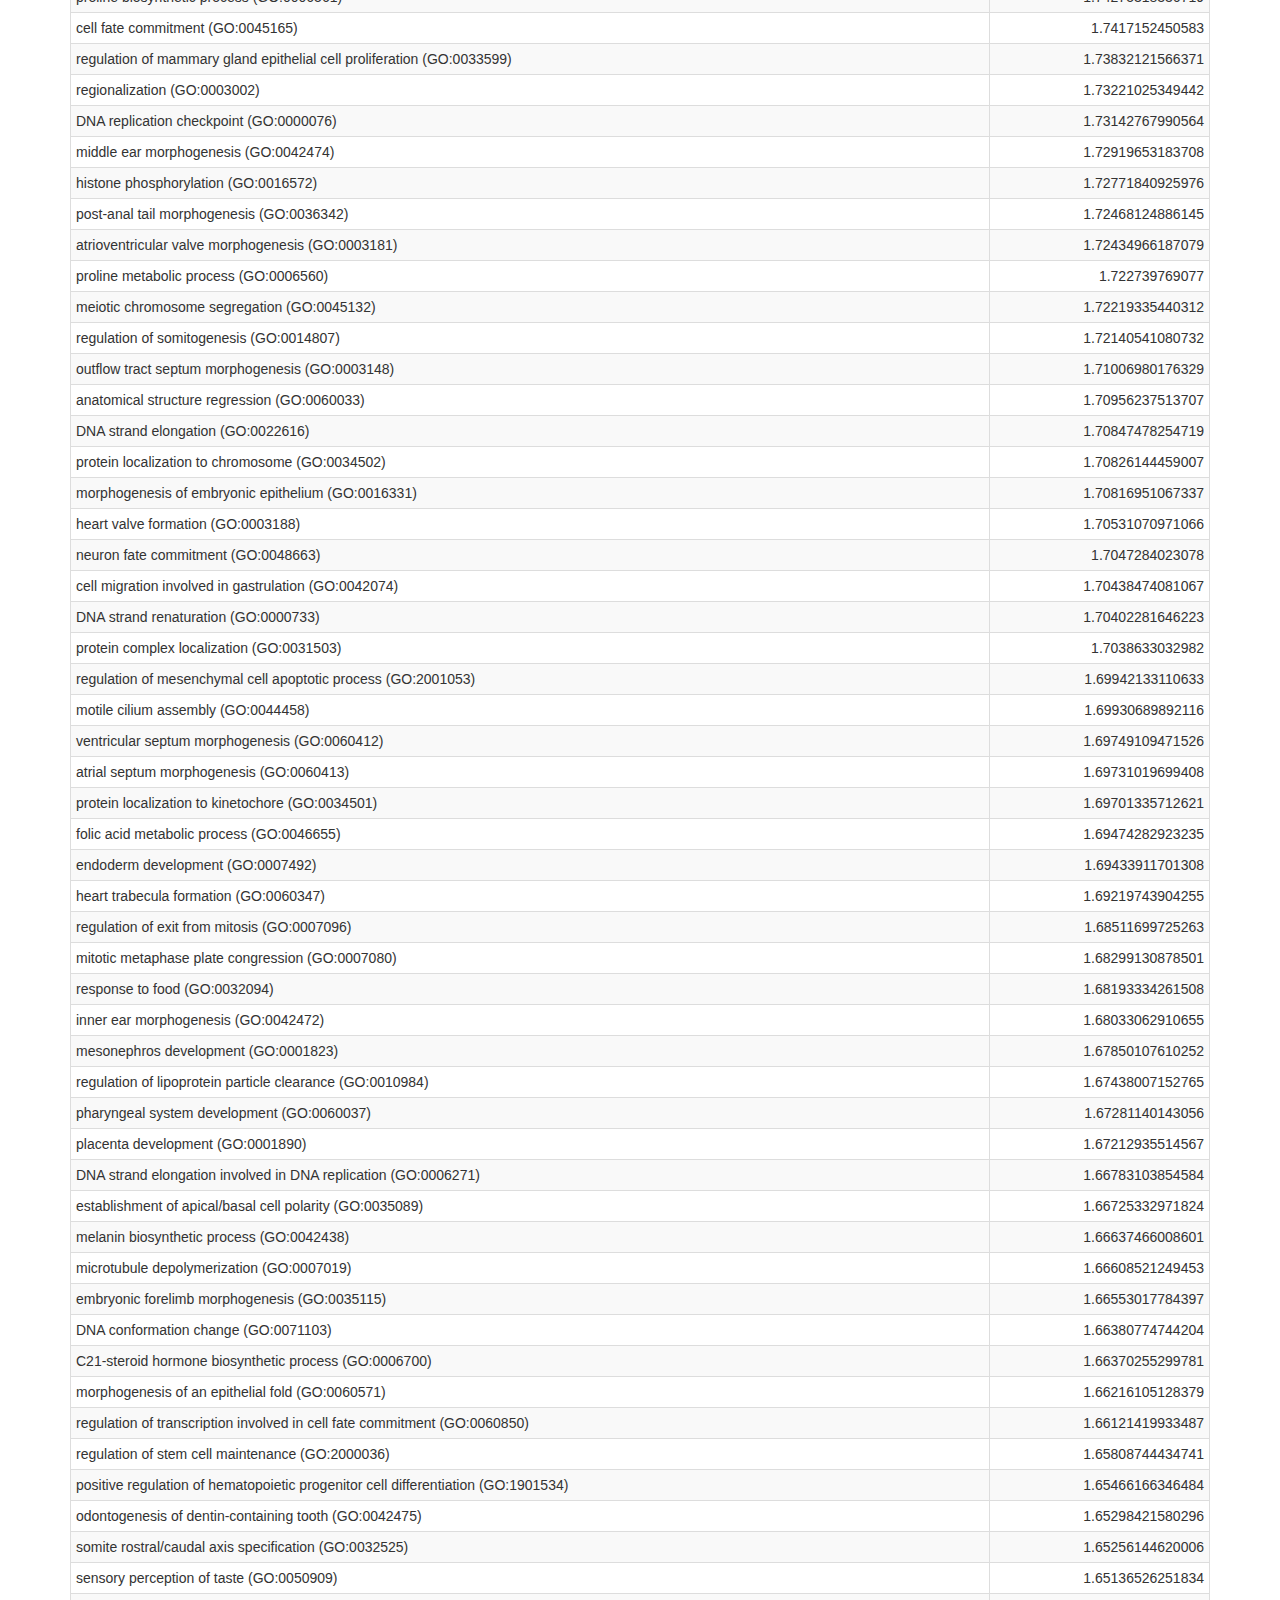
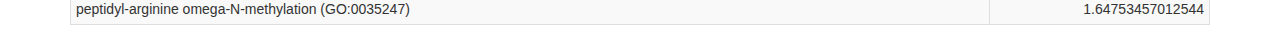
<file: functional_predictions/PKN3.html>
<!DOCTYPE html>
<html>
<head>
  <meta name="viewport" content="width=device-width, initial-scale=1">
  <link rel="stylesheet" href="https://maxcdn.bootstrapcdn.com/bootstrap/3.3.7/css/bootstrap.min.css">
  <script src="https://ajax.googleapis.com/ajax/libs/jquery/3.1.1/jquery.min.js"></script>
  <script src="https://maxcdn.bootstrapcdn.com/bootstrap/3.3.7/js/bootstrap.min.js"></script>
</head>
<body>

<div class="container">
  <h2>PKN3</h2>
  <p>Top 200 predicted GO terms</p>

<table class="table table-bordered table-hover table-condensed table-striped">
<tbody>
<tr><th>Go term</th><th>Z-score</th></tr>
<tr>
<td>peripheral nervous system neuron development (GO:0048935)</td>
<td align="right">2.10091368531219</td>
</tr>
<tr>
<td>embryonic skeletal joint morphogenesis (GO:0060272)</td>
<td align="right">1.9315126958642</td>
</tr>
<tr>
<td>chromosome condensation (GO:0030261)</td>
<td align="right">1.92196490229554</td>
</tr>
<tr>
<td>urogenital system development (GO:0001655)</td>
<td align="right">1.91703107911047</td>
</tr>
<tr>
<td>positive regulation of cytokinesis (GO:0032467)</td>
<td align="right">1.91565181954323</td>
</tr>
<tr>
<td>fat-soluble vitamin catabolic process (GO:0042363)</td>
<td align="right">1.88837254768789</td>
</tr>
<tr>
<td>vitamin catabolic process (GO:0009111)</td>
<td align="right">1.88837254768789</td>
</tr>
<tr>
<td>thyroid gland development (GO:0030878)</td>
<td align="right">1.8653494359751</td>
</tr>
<tr>
<td>response to vitamin A (GO:0033189)</td>
<td align="right">1.86359756086298</td>
</tr>
<tr>
<td>proximal/distal pattern formation (GO:0009954)</td>
<td align="right">1.86259147173486</td>
</tr>
<tr>
<td>trophoblast giant cell differentiation (GO:0060707)</td>
<td align="right">1.86153161217766</td>
</tr>
<tr>
<td>anterior/posterior pattern specification (GO:0009952)</td>
<td align="right">1.86152647090562</td>
</tr>
<tr>
<td>dorsal/ventral neural tube patterning (GO:0021904)</td>
<td align="right">1.85796019343017</td>
</tr>
<tr>
<td>cell fate specification (GO:0001708)</td>
<td align="right">1.85153901569784</td>
</tr>
<tr>
<td>muscle organ morphogenesis (GO:0048644)</td>
<td align="right">1.85027145602525</td>
</tr>
<tr>
<td>heterochromatin organization (GO:0070828)</td>
<td align="right">1.84857645753004</td>
</tr>
<tr>
<td>embryonic skeletal system morphogenesis (GO:0048704)</td>
<td align="right">1.84120185908728</td>
</tr>
<tr>
<td>embryonic heart tube development (GO:0035050)</td>
<td align="right">1.83843548952339</td>
</tr>
<tr>
<td>regulation of retinoic acid receptor signaling pathway (GO:0048385)</td>
<td align="right">1.83485213789609</td>
</tr>
<tr>
<td>apoptotic process involved in morphogenesis (GO:0060561)</td>
<td align="right">1.82108053112795</td>
</tr>
<tr>
<td>negative regulation of Notch signaling pathway (GO:0045746)</td>
<td align="right">1.82087715065361</td>
</tr>
<tr>
<td>DNA replication initiation (GO:0006270)</td>
<td align="right">1.8155797020436</td>
</tr>
<tr>
<td>positive regulation of megakaryocyte differentiation (GO:0045654)</td>
<td align="right">1.81516211955206</td>
</tr>
<tr>
<td>chromosome organization involved in meiosis (GO:0070192)</td>
<td align="right">1.81385958862439</td>
</tr>
<tr>
<td>protein localization to chromosome, centromeric region (GO:0071459)</td>
<td align="right">1.80989816322825</td>
</tr>
<tr>
<td>negative regulation of cell fate specification (GO:0009996)</td>
<td align="right">1.80977864424099</td>
</tr>
<tr>
<td>mitotic sister chromatid segregation (GO:0000070)</td>
<td align="right">1.80929888555661</td>
</tr>
<tr>
<td>DNA packaging (GO:0006323)</td>
<td align="right">1.80870539190905</td>
</tr>
<tr>
<td>regulation of transcription involved in G1/S transition of mitotic cell cycle (GO:0000083)</td>
<td align="right">1.79924327425702</td>
</tr>
<tr>
<td>regulation of mitotic spindle organization (GO:0060236)</td>
<td align="right">1.79912820947856</td>
</tr>
<tr>
<td>mesoderm development (GO:0007498)</td>
<td align="right">1.79326502503342</td>
</tr>
<tr>
<td>DNA unwinding involved in DNA replication (GO:0006268)</td>
<td align="right">1.79198829645729</td>
</tr>
<tr>
<td>mitotic chromosome condensation (GO:0007076)</td>
<td align="right">1.79166909622152</td>
</tr>
<tr>
<td>muscle cell fate commitment (GO:0042693)</td>
<td align="right">1.78827558454197</td>
</tr>
<tr>
<td>positive regulation of DNA-dependent DNA replication (GO:2000105)</td>
<td align="right">1.78172756794244</td>
</tr>
<tr>
<td>diaphragm development (GO:0060539)</td>
<td align="right">1.77486260727182</td>
</tr>
<tr>
<td>embryonic organ morphogenesis (GO:0048562)</td>
<td align="right">1.76675589568894</td>
</tr>
<tr>
<td>apoptotic process involved in development (GO:1902742)</td>
<td align="right">1.76594461393426</td>
</tr>
<tr>
<td>sister chromatid segregation (GO:0000819)</td>
<td align="right">1.76489884245787</td>
</tr>
<tr>
<td>hepatocyte differentiation (GO:0070365)</td>
<td align="right">1.76489181232505</td>
</tr>
<tr>
<td>skeletal system morphogenesis (GO:0048705)</td>
<td align="right">1.76017828926561</td>
</tr>
<tr>
<td>mesenchymal to epithelial transition (GO:0060231)</td>
<td align="right">1.75602367092164</td>
</tr>
<tr>
<td>primitive streak formation (GO:0090009)</td>
<td align="right">1.7454953179945</td>
</tr>
<tr>
<td>regulation of spindle organization (GO:0090224)</td>
<td align="right">1.74508403579074</td>
</tr>
<tr>
<td>skeletal muscle organ development (GO:0060538)</td>
<td align="right">1.74361719116478</td>
</tr>
<tr>
<td>ventricular cardiac muscle cell development (GO:0055015)</td>
<td align="right">1.74322470146202</td>
</tr>
<tr>
<td>synaptonemal complex assembly (GO:0007130)</td>
<td align="right">1.74303982058866</td>
</tr>
<tr>
<td>proline biosynthetic process (GO:0006561)</td>
<td align="right">1.74275318336719</td>
</tr>
<tr>
<td>cell fate commitment (GO:0045165)</td>
<td align="right">1.7417152450583</td>
</tr>
<tr>
<td>regulation of mammary gland epithelial cell proliferation (GO:0033599)</td>
<td align="right">1.73832121566371</td>
</tr>
<tr>
<td>regionalization (GO:0003002)</td>
<td align="right">1.73221025349442</td>
</tr>
<tr>
<td>DNA replication checkpoint (GO:0000076)</td>
<td align="right">1.73142767990564</td>
</tr>
<tr>
<td>middle ear morphogenesis (GO:0042474)</td>
<td align="right">1.72919653183708</td>
</tr>
<tr>
<td>histone phosphorylation (GO:0016572)</td>
<td align="right">1.72771840925976</td>
</tr>
<tr>
<td>post-anal tail morphogenesis (GO:0036342)</td>
<td align="right">1.72468124886145</td>
</tr>
<tr>
<td>atrioventricular valve morphogenesis (GO:0003181)</td>
<td align="right">1.72434966187079</td>
</tr>
<tr>
<td>proline metabolic process (GO:0006560)</td>
<td align="right">1.722739769077</td>
</tr>
<tr>
<td>meiotic chromosome segregation (GO:0045132)</td>
<td align="right">1.72219335440312</td>
</tr>
<tr>
<td>regulation of somitogenesis (GO:0014807)</td>
<td align="right">1.72140541080732</td>
</tr>
<tr>
<td>outflow tract septum morphogenesis (GO:0003148)</td>
<td align="right">1.71006980176329</td>
</tr>
<tr>
<td>anatomical structure regression (GO:0060033)</td>
<td align="right">1.70956237513707</td>
</tr>
<tr>
<td>DNA strand elongation (GO:0022616)</td>
<td align="right">1.70847478254719</td>
</tr>
<tr>
<td>protein localization to chromosome (GO:0034502)</td>
<td align="right">1.70826144459007</td>
</tr>
<tr>
<td>morphogenesis of embryonic epithelium (GO:0016331)</td>
<td align="right">1.70816951067337</td>
</tr>
<tr>
<td>heart valve formation (GO:0003188)</td>
<td align="right">1.70531070971066</td>
</tr>
<tr>
<td>neuron fate commitment (GO:0048663)</td>
<td align="right">1.7047284023078</td>
</tr>
<tr>
<td>cell migration involved in gastrulation (GO:0042074)</td>
<td align="right">1.70438474081067</td>
</tr>
<tr>
<td>DNA strand renaturation (GO:0000733)</td>
<td align="right">1.70402281646223</td>
</tr>
<tr>
<td>protein complex localization (GO:0031503)</td>
<td align="right">1.7038633032982</td>
</tr>
<tr>
<td>regulation of mesenchymal cell apoptotic process (GO:2001053)</td>
<td align="right">1.69942133110633</td>
</tr>
<tr>
<td>motile cilium assembly (GO:0044458)</td>
<td align="right">1.69930689892116</td>
</tr>
<tr>
<td>ventricular septum morphogenesis (GO:0060412)</td>
<td align="right">1.69749109471526</td>
</tr>
<tr>
<td>atrial septum morphogenesis (GO:0060413)</td>
<td align="right">1.69731019699408</td>
</tr>
<tr>
<td>protein localization to kinetochore (GO:0034501)</td>
<td align="right">1.69701335712621</td>
</tr>
<tr>
<td>folic acid metabolic process (GO:0046655)</td>
<td align="right">1.69474282923235</td>
</tr>
<tr>
<td>endoderm development (GO:0007492)</td>
<td align="right">1.69433911701308</td>
</tr>
<tr>
<td>heart trabecula formation (GO:0060347)</td>
<td align="right">1.69219743904255</td>
</tr>
<tr>
<td>regulation of exit from mitosis (GO:0007096)</td>
<td align="right">1.68511699725263</td>
</tr>
<tr>
<td>mitotic metaphase plate congression (GO:0007080)</td>
<td align="right">1.68299130878501</td>
</tr>
<tr>
<td>response to food (GO:0032094)</td>
<td align="right">1.68193334261508</td>
</tr>
<tr>
<td>inner ear morphogenesis (GO:0042472)</td>
<td align="right">1.68033062910655</td>
</tr>
<tr>
<td>mesonephros development (GO:0001823)</td>
<td align="right">1.67850107610252</td>
</tr>
<tr>
<td>regulation of lipoprotein particle clearance (GO:0010984)</td>
<td align="right">1.67438007152765</td>
</tr>
<tr>
<td>pharyngeal system development (GO:0060037)</td>
<td align="right">1.67281140143056</td>
</tr>
<tr>
<td>placenta development (GO:0001890)</td>
<td align="right">1.67212935514567</td>
</tr>
<tr>
<td>DNA strand elongation involved in DNA replication (GO:0006271)</td>
<td align="right">1.66783103854584</td>
</tr>
<tr>
<td>establishment of apical/basal cell polarity (GO:0035089)</td>
<td align="right">1.66725332971824</td>
</tr>
<tr>
<td>melanin biosynthetic process (GO:0042438)</td>
<td align="right">1.66637466008601</td>
</tr>
<tr>
<td>microtubule depolymerization (GO:0007019)</td>
<td align="right">1.66608521249453</td>
</tr>
<tr>
<td>embryonic forelimb morphogenesis (GO:0035115)</td>
<td align="right">1.66553017784397</td>
</tr>
<tr>
<td>DNA conformation change (GO:0071103)</td>
<td align="right">1.66380774744204</td>
</tr>
<tr>
<td>C21-steroid hormone biosynthetic process (GO:0006700)</td>
<td align="right">1.66370255299781</td>
</tr>
<tr>
<td>morphogenesis of an epithelial fold (GO:0060571)</td>
<td align="right">1.66216105128379</td>
</tr>
<tr>
<td>regulation of transcription involved in cell fate commitment (GO:0060850)</td>
<td align="right">1.66121419933487</td>
</tr>
<tr>
<td>regulation of stem cell maintenance (GO:2000036)</td>
<td align="right">1.65808744434741</td>
</tr>
<tr>
<td>positive regulation of hematopoietic progenitor cell differentiation (GO:1901534)</td>
<td align="right">1.65466166346484</td>
</tr>
<tr>
<td>odontogenesis of dentin-containing tooth (GO:0042475)</td>
<td align="right">1.65298421580296</td>
</tr>
<tr>
<td>somite rostral/caudal axis specification (GO:0032525)</td>
<td align="right">1.65256144620006</td>
</tr>
<tr>
<td>sensory perception of taste (GO:0050909)</td>
<td align="right">1.65136526251834</td>
</tr>
<tr>
<td>peptidyl-arginine omega-N-methylation (GO:0035247)</td>
<td align="right">1.64753457012544</td>
</tr>
</tbody></table>
</file>
<file: css/custom_index.css>
/* prevents horizontal scrolling */
/*html {
  max-width: 100%;
  overflow-x: hidden;
  position:relative;
}

body {
  position: relative;
  width: 1000px;
  height:900px;
  margin: 0px auto 10px auto;
}*/



/* Sticky footer styles
-------------------------------------------------- */


body {
  /*height: 100%;*/
  /* The html and body elements cannot have any padding or margin. */
  position: relative;
  /*width: 1000px;*/
  /*height:900px;*/
  margin: 0px auto 0px auto;
  overflow-x:hidden;
}

html {
  height: 100%;
  /* The html and body elements cannot have any padding or margin. */
  position: relative;
  /*width: 1000px;*/
  /*height:900px;*/
  margin: 0px auto 0px auto;
}


/* Wrapper for page content to push down footer */
#wrap {
  width: 1000px;
  min-height: 100%;
  height: auto;
  /* Negative indent footer by its height */
  margin: 0 auto -50px;
  /* Pad bottom by footer height */
  padding: 0 0 50px;
}

/* Set the fixed height of the footer here */





h1 {
  font-size: 45px;
  font-weight: 300;
  margin-top: 10px;
  margin-bottom: 20px;
}

h2 {
  margin-top: 2em;
}

/*footer {*/
  /*position: absolute;
  bottom: 0;
  width: 100%;
  height:60;
  background-color: red;*/
  /*margin-left: 200px;
  text-align: center;
  background-color: #f5f5f5;
  font-size: 13px;
  padding-left:10px;
  padding-right:10px;*/
/*}*/

#main_container{
  position: relative;
  margin-left: 55px;
  /*height:2000px;*/
}

#website_title{
  margin-top: 12px;
  margin-bottom: 10px;
  display: inline-block;
  /*margin-left: 5px;*/
  font-size: 30px;
}

.initial_paragraph{
  font-size: 19px;
  width:940px;
  font-weight: 300;
}


/*footer - shift it with the sidebar*/
#footer_div{
  margin-left: 0px;
}

/*position file upload button*/
#file_upload_button{
  margin-left: 5px;
}

/*style example_tsv*/
#example_tsv{
  width:275px;
  padding-left: 23px;
  margin-left: 30px;
}

/*color choose file button*/
.btn-default {
  background-color: #D0D0D0;
}

#iframe_preview{
  display: block;
  height: 530px;
  width: 920px;
  border: 1px solid #DEDEDE;
}

#input_form{
  margin-bottom: 10px;
  float:left;
}

#demo_paragraph{
  margin-top: 25px;
  margin-bottom: 5px;
}

#demo_link{
  color: #009dff;
  font-size: 12px;
  margin-left: 788px;
}

#upload_section{
  margin-top: 10px;
  margin-left: 15px;
}

.footer_text{
  padding-top: 2px;
  padding-bottom: 2px;
}

#footer_text_container{
  margin-top: 10px;
  margin-bottom: 0px;
  min-width: 950px;
}

.first_instructions{
  margin-left: 0px;
  text-align: justify;
}

#home_graham_cracker{
  margin-top: -13px;
}

#homepage_examples{
  /*divider*/
  margin-top: 30px;
  /*padding-top: 40px;*/
  /*border-top: 1px solid #DEDEDE;*/
  width:920px;a
  height: 300px;
  margin-left: 0px;
}

#example_title{
  text-align: center;
  font-size: 30px;
  font-weight: 300;
  margin-bottom: 20px;
  margin-left: 15px;
  border-bottom: 1px solid #DEDEDE;
}

.example_single_title{
  font-size: 25px;
  font-weight: 300;
  text-align: center;
}

.example_single_description{
  font-size: 17px;
  font-weight: 300;
  text-align: justify;
  padding: 5px;
}

.example_image_container{
  width:100%;
  height: 250px;
  /*background: red;*/
  border: 1px solid #DEDEDE
}

.example_image{
  margin-left: 5px;
  margin-top: 10px;
  width:285px;
  height: 180px;
  border: 0;
}

.github_logo{
  width: 215px;
  margin-left: 45px;
  margin-top: 10px;
}

.TCGA{
  width: 265px;
  margin-left: 67px;
  margin-top: 0px;
}

#enrichr_example{
  width: 245px;
  margin-left: 29px;
  margin-top: 0px;
}


#notebook_image{
  margin-left: 61px;
  margin-top: 5px;
  width:289px;
  /*height: 190px;*/
  border: 0;
}

#harmonizome{
  margin-left: 10px;
}

#app_screenshot{
  margin-left: 59px;
  width:317px
}

.example_col{
  padding-left: 14px;
  padding-right: 14px;
}

#help_link{
  font-size: 30px;
  margin-top: -11px;
  margin-left: 10px;
}

#doc_info{
  margin-top: 20px;
}


.container{
  max-width: 900px;
}

#footer {
  height: 60px;
  /*background-color: #f5f5f5;*/
  /*margin-left: 200px;*/
  text-align: center;
  /*background-color: #f5f5f5;*/
  font-size: 13px;
  padding-left:10px;
  padding-right:10px;
  margin-top: 50px;
  padding-top: 10px;
  border-top: 1px solid #DEDEDE;
}
</file>
<file: css/custom.css>
* {
  -webkit-box-sizing: border-box;
}

body{
  font-family: "Helvetica Neue", Helvetica, Arial, sans-serif;
  font-size: 14px;
  line-height: 1.428;
  color: #333;
  background-color: #fff;
}

/*.clust_icon{
  float:left;
  width: 33.3333333%;
  padding-left: 15px;
  padding-right: 15px;
}*/

.viz_medium_text{
  width:99%;
  margin-left: 5px;
  margin-top: 3px;
  margin-bottom: 3px;
  color:#333;
  text-align: justify;
  font-size: 14px;
  font-weight: 400;
  padding-left: 0px;
}

.viz_large_text{
  width:99%;
  margin: 0 auto;
  margin-top: 6px;
  margin-bottom: 3px;
  color:#333;
  text-align: justify;
  font-size: 16px;
  font-weight: 300;
  padding-left: 0px;
}

/* need to move d3-tip into stypes */
.d3-tip {
  line-height: 1.25;
  font-weight: bold;
  padding: 12px;
  background: rgba(0, 0, 0, 0.8);
  color: #fff;
  border-radius: 2px;
  max-width: 500px;
}

/* Style northward tooltips differently */
.d3-tip.n:after {
  margin: -1px 0 0 0;
  top: 100%;
  left: 0;
}

.noselect {
    -webkit-touch-callout: none;
    -webkit-user-select: none;
    -khtml-user-select: none;
    -moz-user-select: none;
    -ms-user-select: none;
    user-select: none;
}


.icon_buttons{
  color: #337ab7;
}

.sidebar_text{
  font-weight: 300;
  font-size: 14px;
  line-height: 1.1;
}

.sidebar_button_text{
  font-size: 13px;
  font-weight: 300;
}

.btn{
  padding-top:2px;
  padding-bottom:2px;
}

.toggle_row_order{
  position: relative;
  display: inline-block;
  vertical-align: middle;
}

.modal-backdrop{
  display: none;
}

.modal-backdrop.fade{
  display: none;
}

.modal-backdrop.in{
  display: none;
}

/* sidebar tooltips */
.sidebar_tooltip {
    position: relative;
    display: inline-block;
}

.sidebar_tooltip .sidebar_tooltip_text {
    visibility: hidden;
    width: 120px;
    background: rgba(0, 0, 0, 1);
    /*opacity: 0.95;*/
    color: #fff;
    text-align: center;
    border-radius: 6px;
    padding: 5px 0;

    position: absolute;
    z-index: 1000;
    top:100%;
    /*left:-400%;*/
    font-size: 15px;
    /*margin-left: 60px;*/
    font-family: "Helvetica Neue", Helvetica, Arial, sans-serif;
    font-size: 13px;
    font-weight: bold;
}

.sidebar_tooltip:hover .sidebar_tooltip_text {
    visibility: visible;
}

#title_with_dropdown{
  height: 50px;
  font-size: 28px;
  font-family: "Helvetica Neue", Helvetica, Arial, sans-serif;
  text-align: left;
  margin-left: 15px;
  margin-top: 5px;
  margin-bottom: 5px;
}

.dropdown_button{
  display: inline-block;
  padding-top: 0px;
}

#start_title{
  /*float:left;*/
}

.title_text{
  /*margin-top: 3px;*/
}

#title_container{
  /*float:left;*/
}

#protein_class{
  margin-left: 5px;
  font-size: 28px;
  font-family: "Helvetica Neue", Helvetica, Arial, sans-serif;
  margin-top: 0px;
}

.wait_message{
  margin-left: 20px;
  font-size: 40px;
}

.page_description_paragraph{
  margin-left: 10px;
  font-size: 16px;
  font-family: "Helvetica Neue", Helvetica, Arial, sans-serif;

}

#dropdown_container{
  margin-bottom: 10px;
}
</file>
